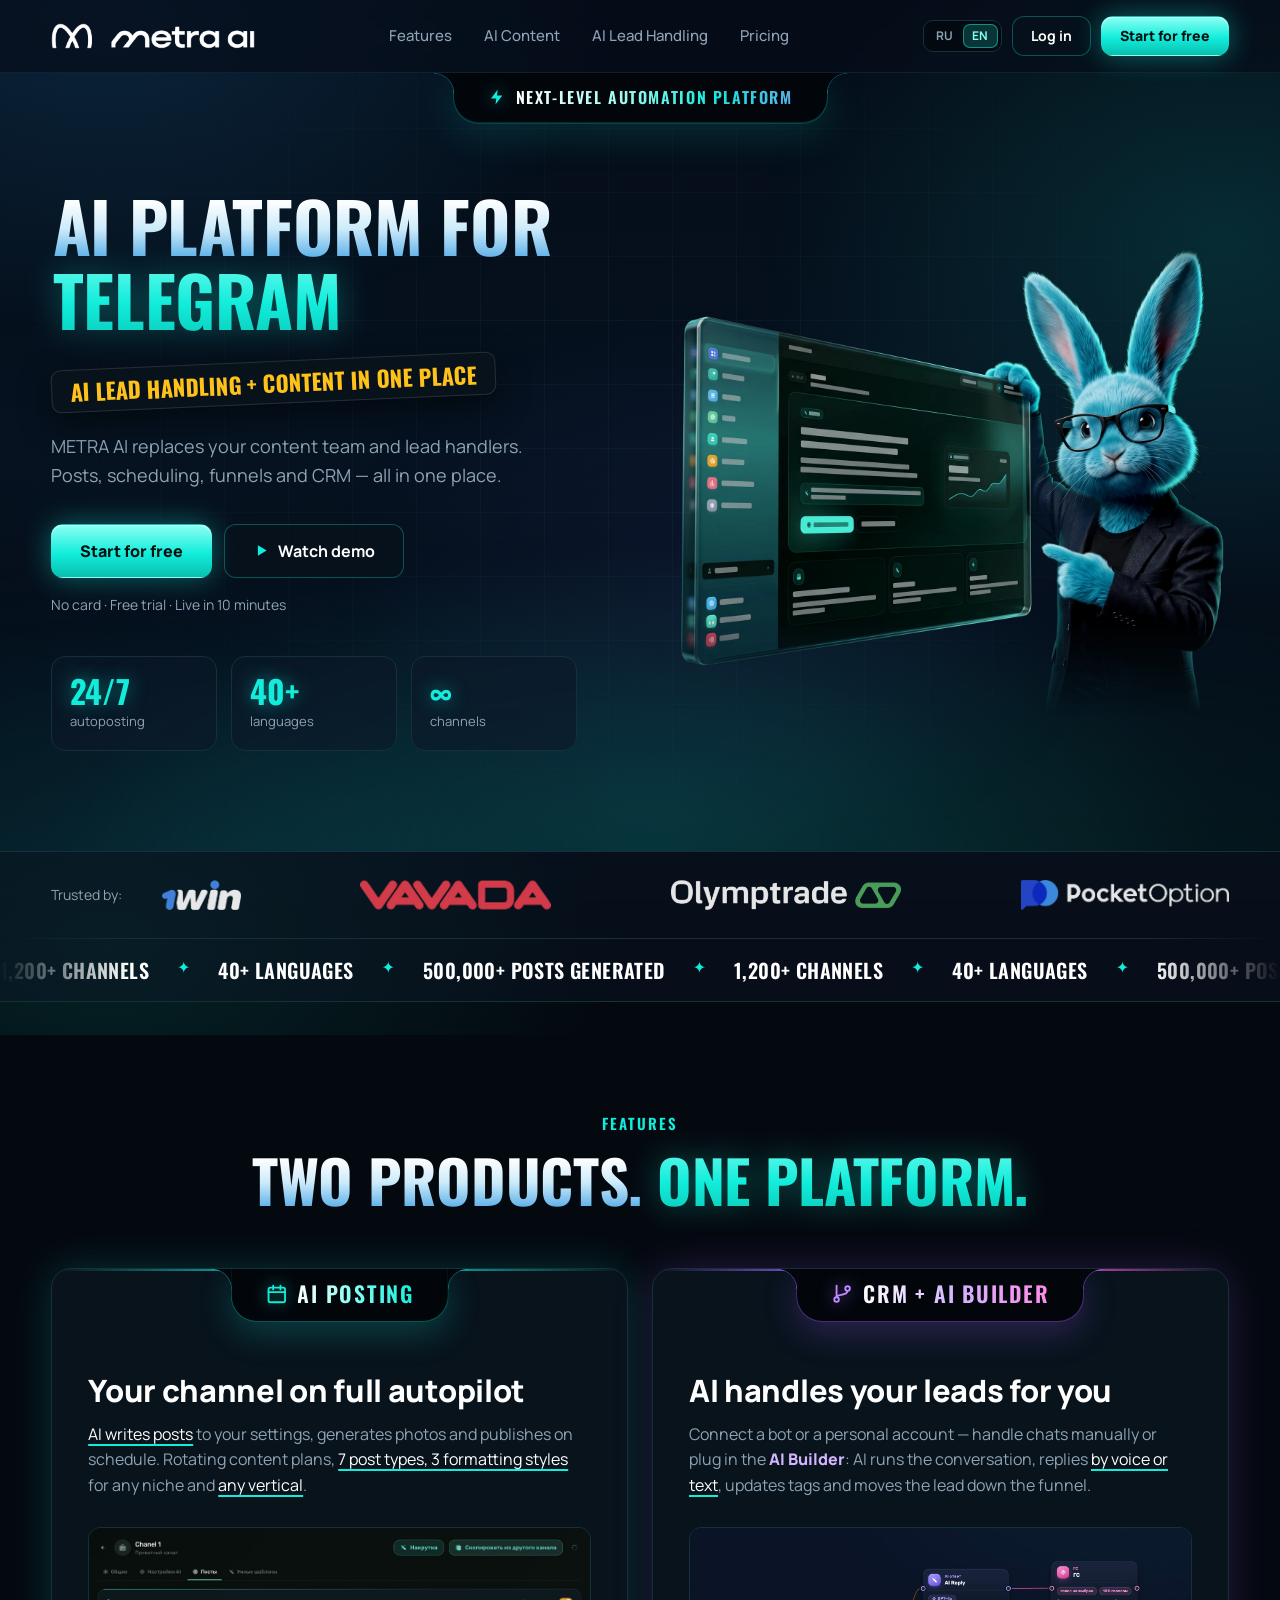
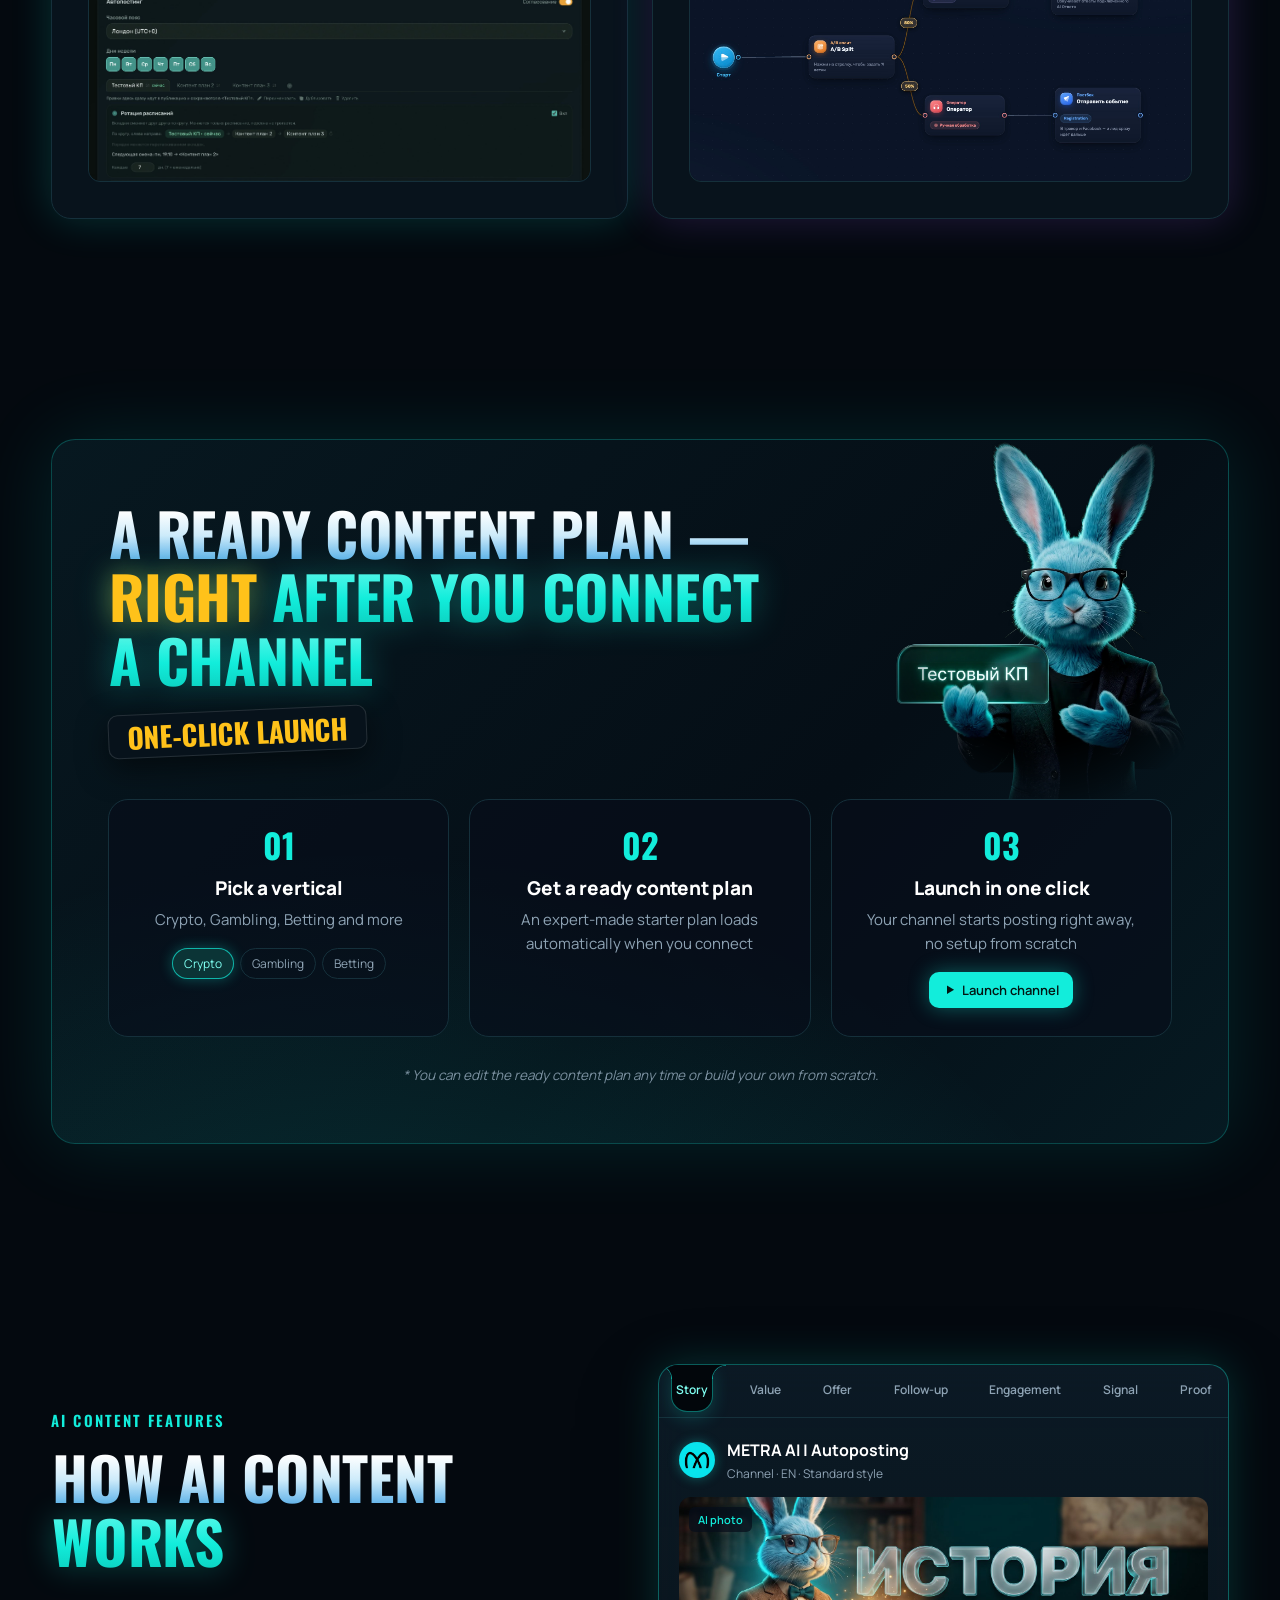
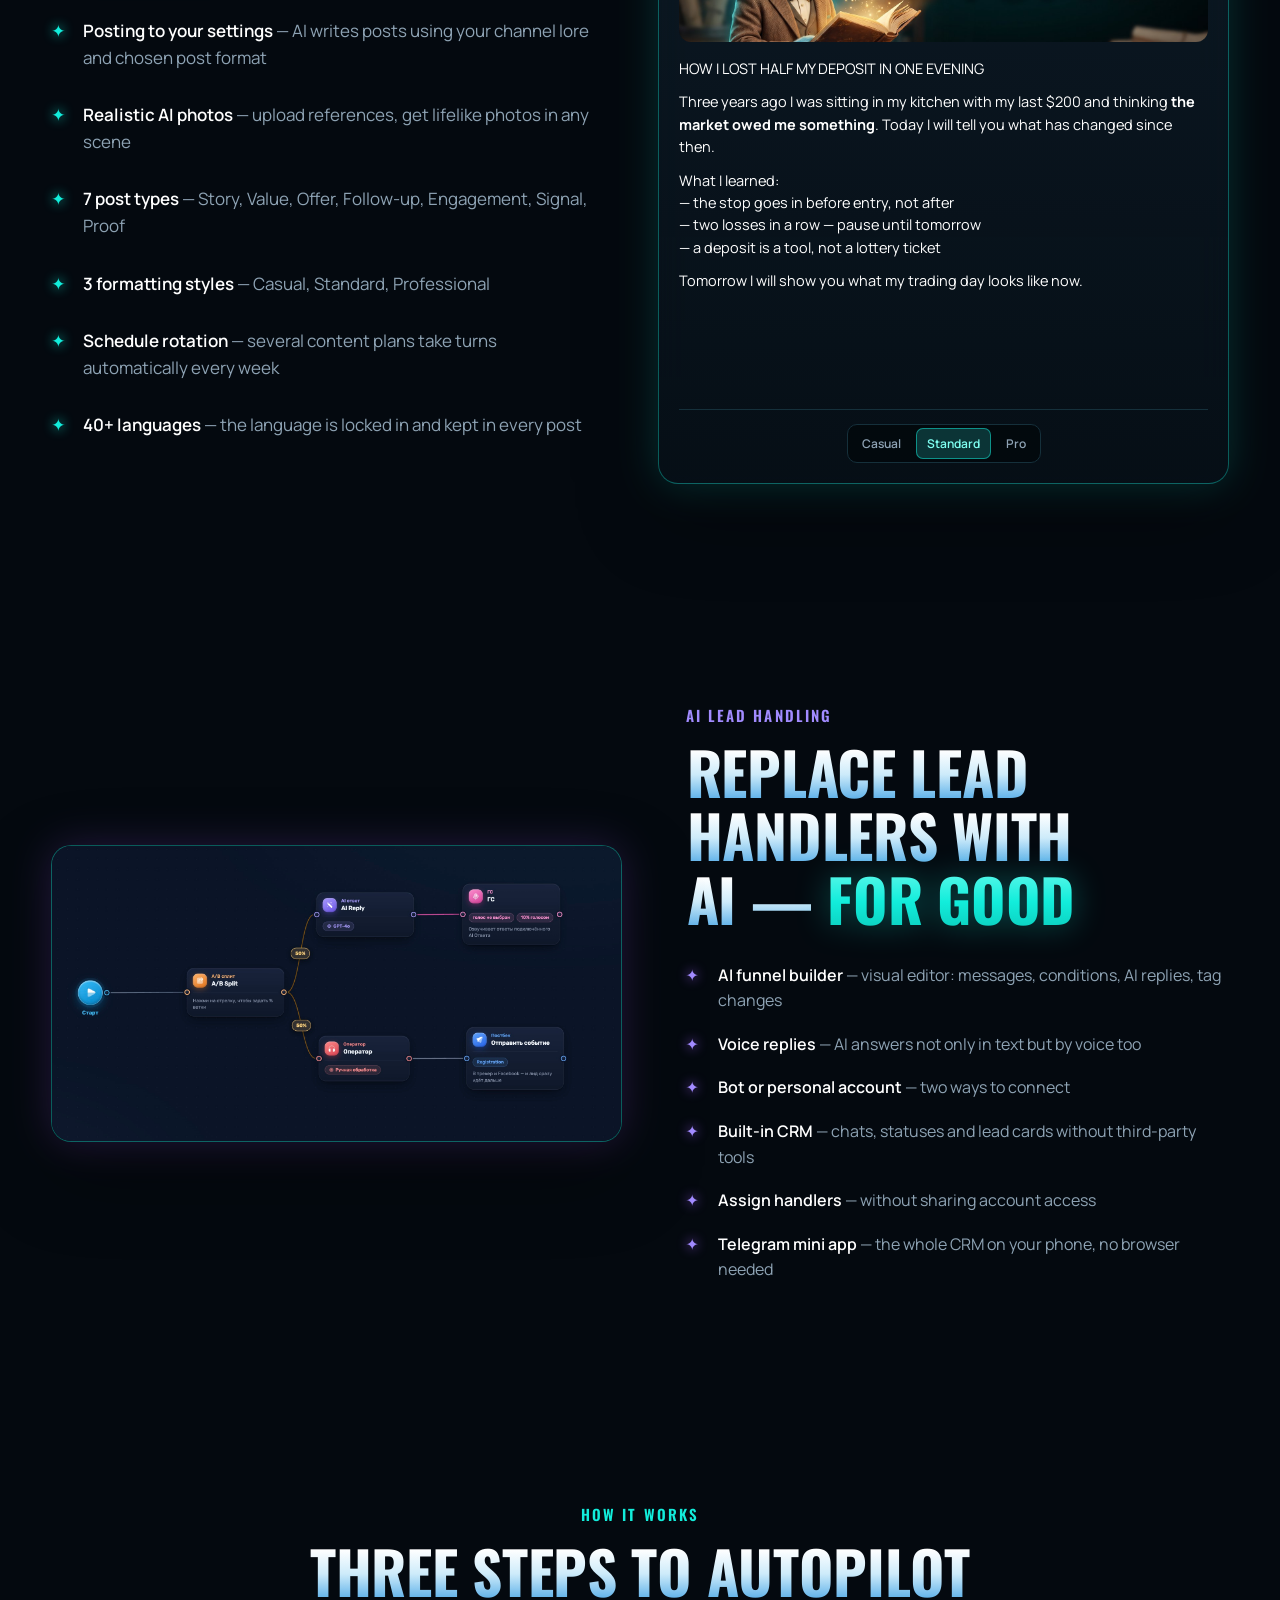
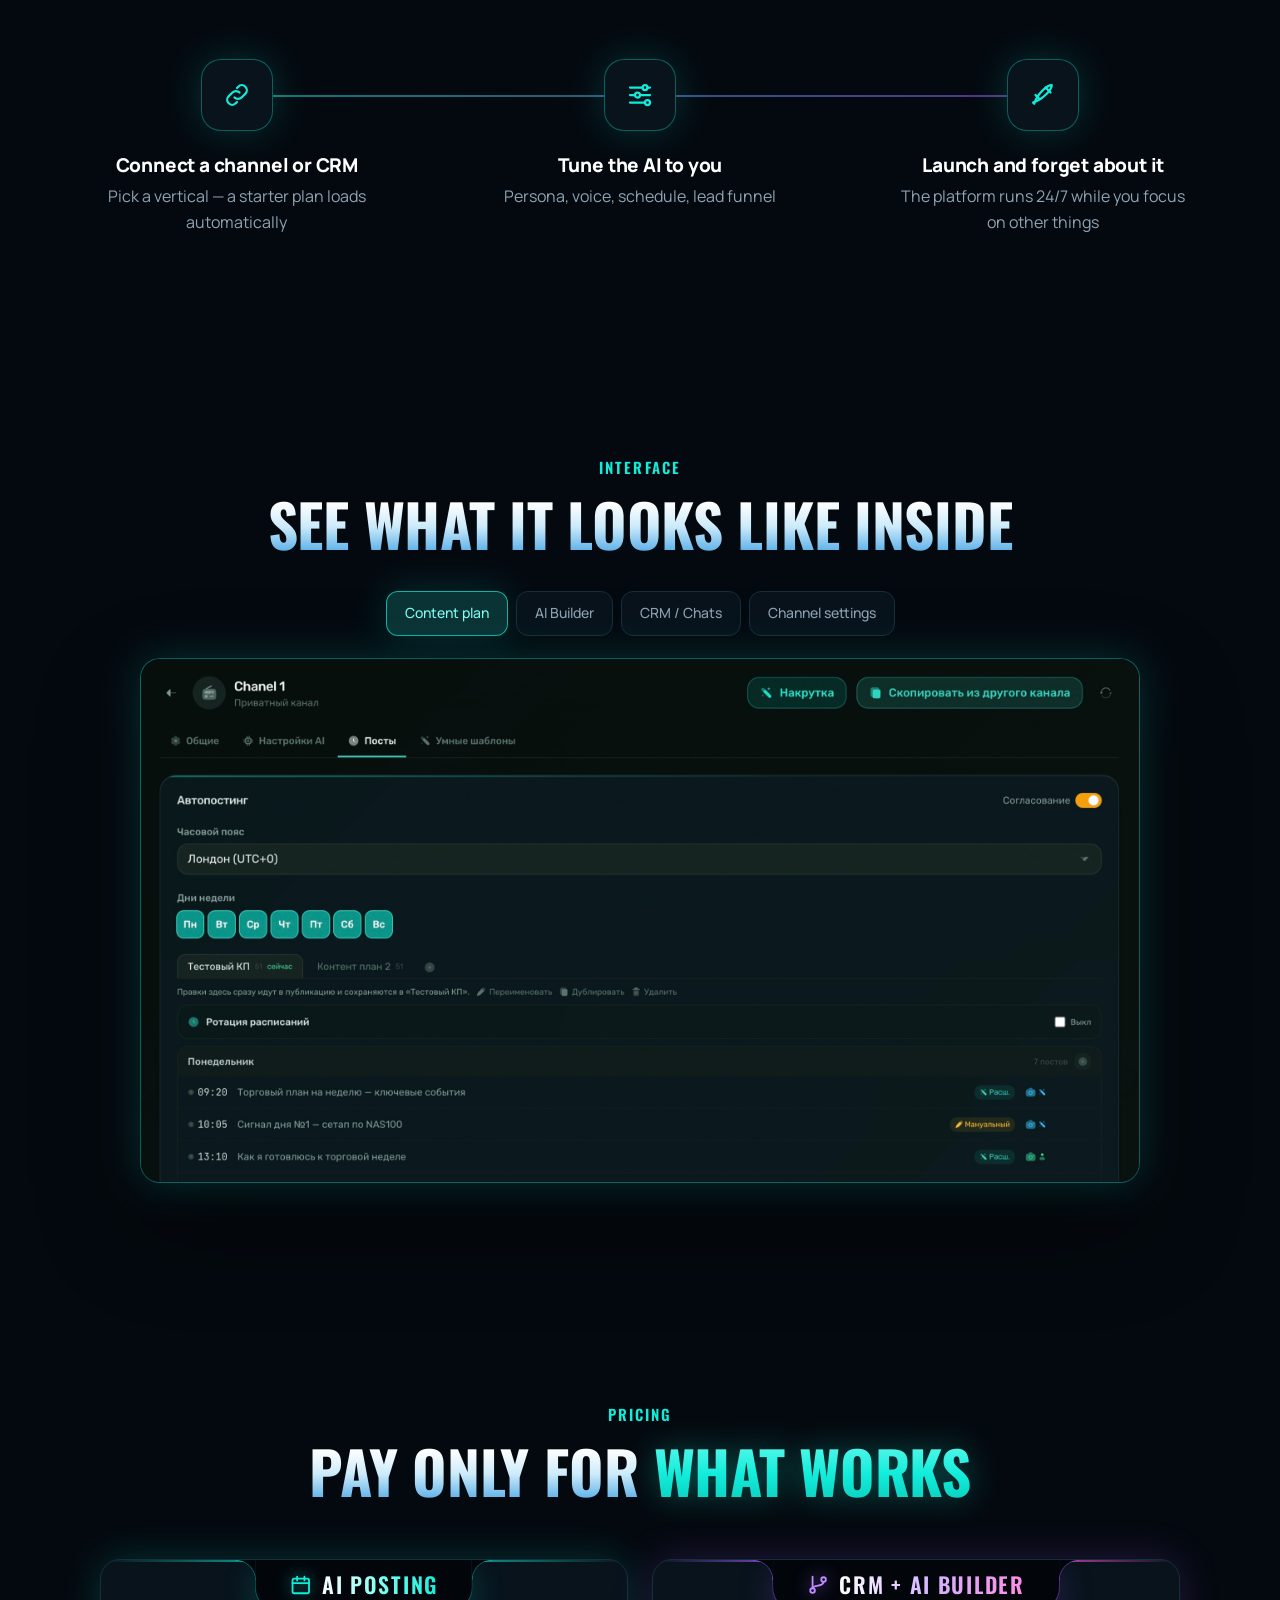
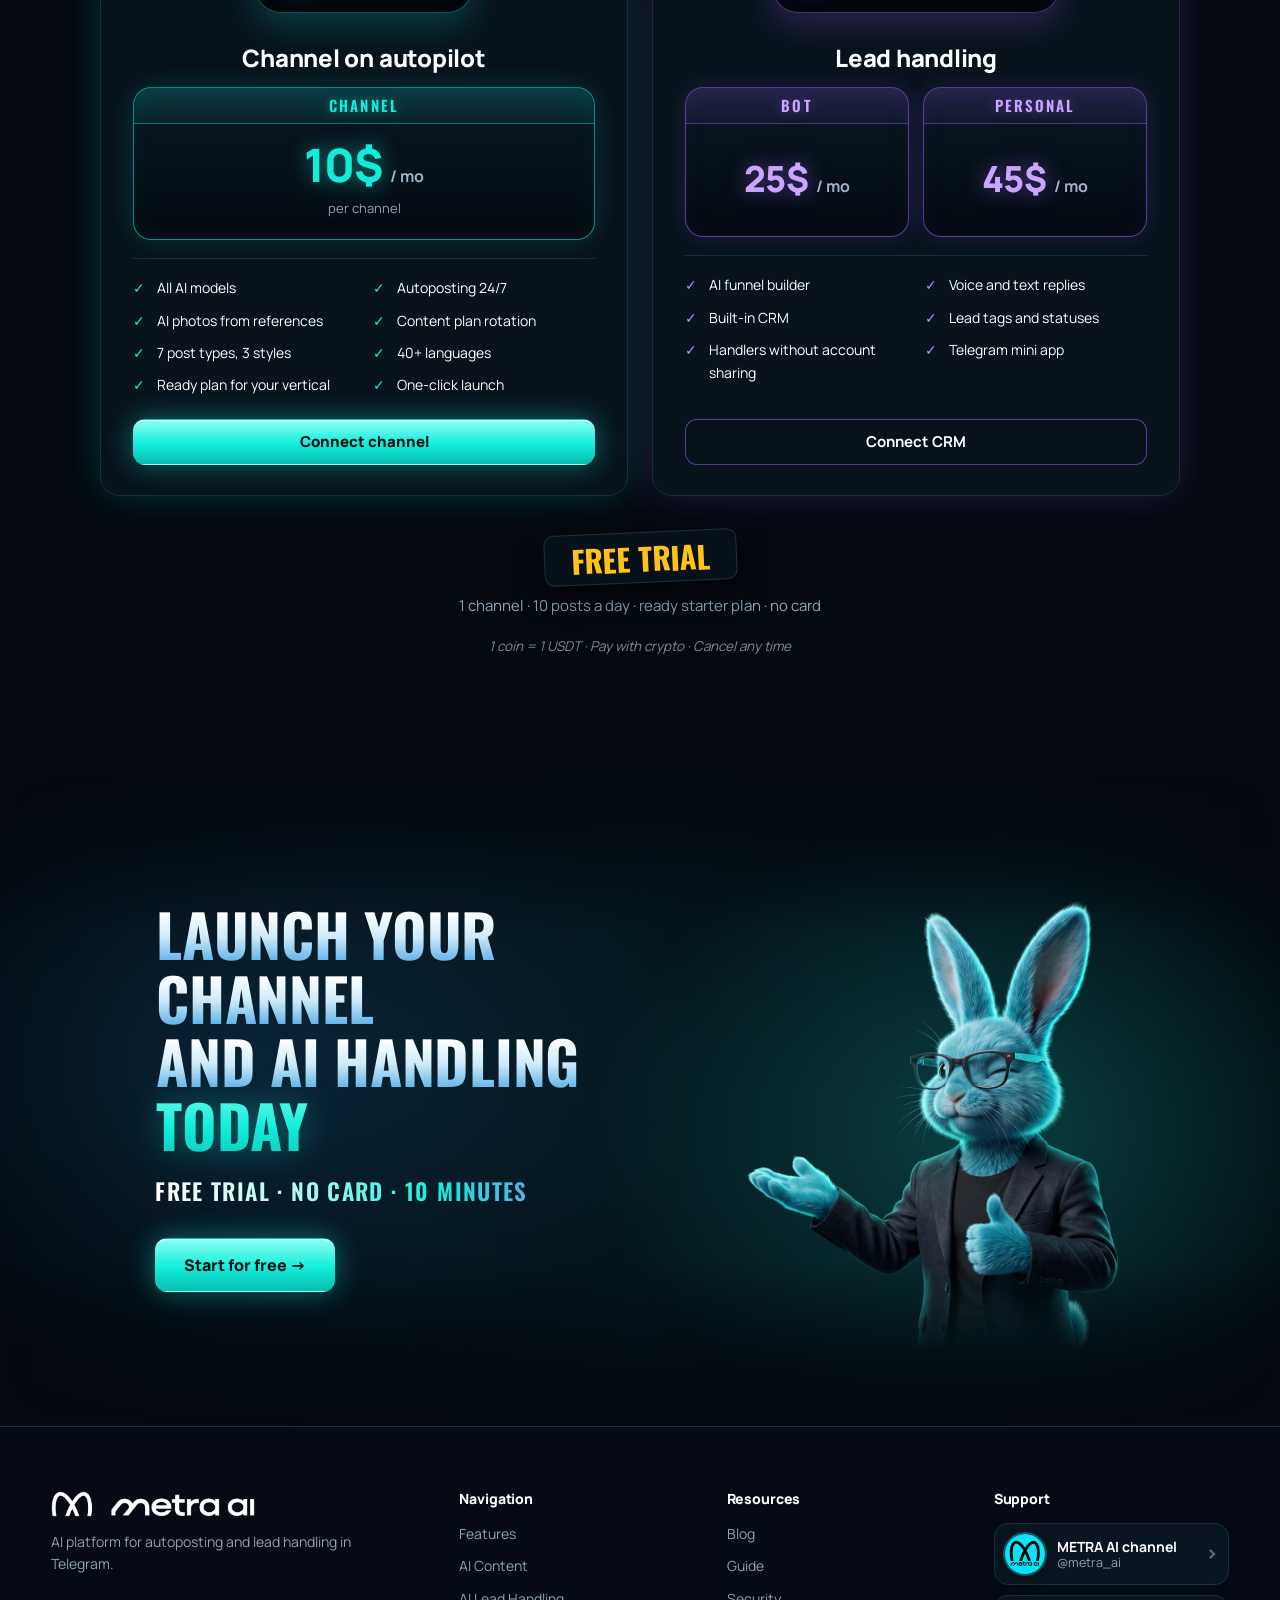
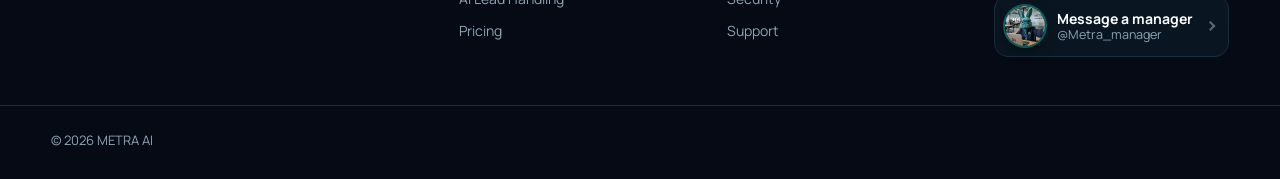
<file: index.html>
<!doctype html>
<html lang="ru">
<head>
  <meta charset="utf-8">
  <meta name="viewport" content="width=device-width, initial-scale=1">
  <title>METRA AI — автопостинг и AI обработка лидов</title>
  <meta name="description" content="METRA AI заменяет контент-команду и обработчиков. Посты, расписание, воронки и CRM — всё в одном месте.">
  <link rel="icon" href="favicon.ico" sizes="any">
  <link rel="icon" type="image/png" sizes="32x32" href="img/favicon-32.png">
  <link rel="icon" type="image/png" sizes="512x512" href="img/icon-512.png">
  <link rel="apple-touch-icon" href="img/apple-touch-icon.png">
  <meta name="theme-color" content="#04090F">
  <link rel="preconnect" href="https://fonts.googleapis.com">
  <link rel="preconnect" href="https://fonts.gstatic.com" crossorigin>
  <link href="https://fonts.googleapis.com/css2?family=Manrope:wght@400;500;600;700;800&family=Oswald:wght@500;600;700&family=Comfortaa:wght@700&display=swap" rel="stylesheet">
  <link rel="stylesheet" href="styles.css?v=202610181846">
</head>
<body>
<svg width="0" height="0" style="position:absolute" aria-hidden="true">
  <symbol id="i-bolt" viewBox="0 0 24 24"><path d="M13 2 4 14h7l-1 8 9-12h-7z"/></symbol>
  <symbol id="i-play" viewBox="0 0 24 24"><path d="M7 4.5v15L19.5 12z"/></symbol>
  <symbol id="i-msg" viewBox="0 0 24 24"><path d="M4 5h16v11H9l-5 4z"/></symbol>
  <symbol id="i-branch" viewBox="0 0 24 24"><circle cx="6" cy="18" r="2.5"/><circle cx="18" cy="6" r="2.5"/><path d="M6 3v12.5M18 8.5c0 6-12 3-12 7"/></symbol>
  <symbol id="i-spark" viewBox="0 0 24 24"><path d="M12 3l1.9 5.6L19.5 10.5l-5.6 1.9L12 18l-1.9-5.6L4.5 10.5l5.6-1.9z"/><path d="M19 17v4M17 19h4"/></symbol>
  <symbol id="i-mic" viewBox="0 0 24 24"><rect x="9" y="3" width="6" height="11" rx="3"/><path d="M5.5 11a6.5 6.5 0 0 0 13 0M12 17.5V21"/></symbol>
  <symbol id="i-tag" viewBox="0 0 24 24"><path d="M3 12V4h8l10 10-8 8z"/><circle cx="7.5" cy="8" r="1.4"/></symbol>
  <symbol id="i-clock" viewBox="0 0 24 24"><circle cx="12" cy="12" r="9"/><path d="M12 7v5l3 2"/></symbol>
  <symbol id="i-cal" viewBox="0 0 24 24"><rect x="3" y="5" width="18" height="16" rx="2"/><path d="M3 10h18M8 3v4M16 3v4"/></symbol>
  <symbol id="i-send" viewBox="0 0 24 24"><path d="M21 3 3 10.5l7 3 3 7.5zM10 13.5 21 3"/></symbol>
</svg>

<!-- 1. NAVBAR -->
<header class="nav" id="nav">
  <div class="container nav__inner">
    <a href="#top" class="logo" aria-label="METRA AI">
      <img class="logo__img" src="img/logo.png" alt="metra ai" height="26">
    </a>
    <nav class="nav__links" id="navLinks">
      <a data-i18n="t1" href="#features">Возможности</a>
      <a data-i18n="t2" href="#posting">AI Контент</a>
      <a data-i18n="t3" href="#ai-processing">AI Обработка</a>
      <a data-i18n="t4" href="#pricing">Цены</a>
      <div class="nav__mobile-lang"><div class="lang-switch" role="group" aria-label="Language"><button type="button" data-lang="ru">RU</button><button type="button" data-lang="en">EN</button></div></div>
      <div class="nav__mobile-cta">
        <a data-i18n="t5" href="#" class="btn btn--ghost" data-link="login">Войти</a>
        <a data-i18n="t6" href="#pricing" class="btn btn--primary">Начать бесплатно</a>
      </div>
    </nav>
    <div class="nav__cta">
      <div class="lang-switch" role="group" aria-label="Language"><button type="button" data-lang="ru">RU</button><button type="button" data-lang="en">EN</button></div>
      <a data-i18n="t5" href="#" class="btn btn--ghost btn--sm" data-link="login">Войти</a>
      <a data-i18n="t6" href="#pricing" class="btn btn--primary btn--sm">Начать бесплатно</a>
    </div>
    <button class="nav__burger" id="burger" aria-label="Меню" data-i18n-aria-label="a12" aria-expanded="false"><span></span><span></span></button>
  </div>
</header>

<main id="top">

<!-- 2. HERO -->
<section class="hero">
  <div class="hero__glow"></div>
  <div class="hero__notch-wrap">
    <p class="kicker hero__kicker"><svg class="ic ic--fill"><use href="#i-bolt"/></svg><span data-i18n="t8" class="kicker__text">Платформа автоматизации нового уровня</span></p>
  </div>
  <div class="container hero__inner">
    <div class="hero__content reveal">
      <h1 data-i18n="t9"><span class="chrome"><span class="nowrap">AI-платформа</span> для <span class="accent">Telegram</span></span></h1>
      <span data-i18n="t10" class="plaque plaque--y hero__plaque">AI обработка + ведение<br class="br-m"> контента в одном месте</span>
      <p data-i18n="t11" class="lead">METRA AI заменяет контент-команду и обработчиков. Посты, расписание, воронки и CRM — всё в одном месте.</p>
      <div class="hero__cta">
        <a data-i18n="t6" href="#pricing" class="btn btn--primary btn--lg">Начать бесплатно</a>
        <a href="#interface" class="btn btn--ghost btn--lg"><svg class="ic ic--fill play"><use href="#i-play"/></svg> <span data-i18n="x0">Смотреть демо</span></a>
      </div>
      <p data-i18n="t12" class="hero__note">Без карты · Триал бесплатно · Запуск за 10 минут</p>
      <div class="stats">
        <div class="stat"><b>24/7</b><span data-i18n="t13">автопостинг</span></div>
        <div class="stat"><b>40+</b><span data-i18n="t14">языков</span></div>
        <div class="stat"><b>∞</b><span data-i18n="t15">каналов</span></div>
      </div>
    </div>

    <div class="hero__visual hero__visual--art reveal">
      <img class="hero__art" src="img/hero.webp" alt="Маскот METRA AI показывает на интерфейс платформы" data-i18n-alt="a0" width="1800" height="1344" decoding="async" fetchpriority="high">
    </div>
  </div>
</section>

<!-- 3. SOCIAL PROOF -->
<section class="proof">
  <div class="container proof__inner">
    <span data-i18n="t16" class="proof__label">Нам доверяют:</span>
    <div class="proof__logos">
      <img class="partner" src="img/partners/1win.png" alt="1win" width="173" height="66" loading="lazy" decoding="async">
      <img class="partner" src="img/partners/vavada.png" alt="Vavada" width="357" height="56" loading="lazy" decoding="async">
      <img class="partner" src="img/partners/olymptrade.png" alt="Olymptrade" width="446" height="58" loading="lazy" decoding="async">
      <img class="partner" src="img/partners/pocketoption.png" alt="Pocket Option" width="437" height="63" loading="lazy" decoding="async">
    </div>
  </div>
  <div class="marquee" aria-hidden="true">
    <div class="marquee__track">
      <span data-i18n="t17">1 200+ каналов</span><i>✦</i><span data-i18n="t18">40+ языков</span><i>✦</i><span data-i18n="t19">500 000+ постов сгенерировано</span><i>✦</i>
      <span data-i18n="t17">1 200+ каналов</span><i>✦</i><span data-i18n="t18">40+ языков</span><i>✦</i><span data-i18n="t19">500 000+ постов сгенерировано</span><i>✦</i>
      <span data-i18n="t17">1 200+ каналов</span><i>✦</i><span data-i18n="t18">40+ языков</span><i>✦</i><span data-i18n="t19">500 000+ постов сгенерировано</span><i>✦</i>
      <span data-i18n="t17">1 200+ каналов</span><i>✦</i><span data-i18n="t18">40+ языков</span><i>✦</i><span data-i18n="t19">500 000+ постов сгенерировано</span><i>✦</i>
    </div>
  </div>
</section>

<!-- 4. TWO MAIN FEATURES -->
<section class="section" id="features">
  <div class="container">
    <div class="section__head reveal">
      <span data-i18n="t1" class="eyebrow">Возможности</span>
      <h2 data-i18n="t20"><span class="chrome">Два продукта. <span class="accent">Одна платформа.</span></span></h2>
    </div>
    <div class="duo">
      <article class="card card--cyan card--link reveal" data-href="#launch" role="link" tabindex="0" aria-label="AI Постинг — подробнее" data-i18n-aria-label="a10">
        <div class="card__notch"><svg class="ic"><use href="#i-cal"/></svg><span data-i18n="t21">AI Постинг</span></div>
        <h3 data-i18n="t23">Канал на полном автопилоте</h3>
        <p data-i18n="t24"><span class="u">AI генерирует посты</span> по заданным параметрам, генерирует фото, публикует по расписанию. Ротация контент-планов, <span data-i18n="t91" class="u">7 типов постов, 3 стиля</span> форматирования под любую нишу и под <span class="u">любую вертикаль</span>.</p>
        <div class="mock shot-frame"><img class="shot" src="img/screens/autoposting.jpg" alt="Автопостинг и ротация контент-планов" data-i18n-alt="a1" width="2400" height="1190" loading="lazy" decoding="async"></div>
      </article>

      <article class="card card--purple card--link reveal" data-href="#ai-processing" role="link" tabindex="0" aria-label="CRM + AI Конструктор — подробнее" data-i18n-aria-label="a11">
        <div class="card__notch"><svg class="ic"><use href="#i-branch"/></svg><span data-i18n="t22">CRM + AI Конструктор</span></div>
        <h3 data-i18n="t25">AI обрабатывает лидов вместо тебя</h3>
        <p data-i18n="t26">Подключи бота или личку — обрабатывай вручную или подключи <b data-i18n="t77" class="hl hl--p">AI Конструктор</b>: AI сам ведёт диалог, отвечает <span class="u">голосом или текстом</span>, меняет теги и двигает лида по воронке.</p>
        <div class="mock shot-frame"><img class="shot" src="img/screens/funnel.jpg" alt="AI конструктор воронок" data-i18n-alt="a2" width="1950" height="1012" loading="lazy" decoding="async"></div>
      </article>
    </div>
  </div>
</section>

<!-- 5. ONE CLICK LAUNCH -->
<section class="section" id="launch">
  <div class="container">
    <div class="launch reveal">
      <div class="launch__glow"></div>
      <div class="launch__head">
        <div>
          <h2 data-i18n="t27"><span class="chrome">Готовый <span class="nowrap">контент-план</span>&nbsp;—<br><span class="accent"><span class="mark-word">сразу</span> после подключения&nbsp;канала</span></span></h2>
          <span data-i18n="t28" class="plaque plaque--y">Запуск за один клик</span>
        </div>
        <img class="launch__mascot" src="img/mascot-kp.webp" alt="Маскот METRA AI с тестовым контент-планом" data-i18n-alt="a3" width="1100" height="1285" loading="lazy" decoding="async">
      </div>
      <div class="launch__steps">
        <div class="lstep">
          <span class="lstep__n">01</span>
          <h4 data-i18n="t29">Выбери вертикаль</h4>
          <p data-i18n="t30">Крипта, Гемблинг, Беттинг и другие</p>
          <div class="verticals"><span data-i18n="t31" class="on">Крипта</span><span data-i18n="t32">Гемблинг</span><span data-i18n="t33">Беттинг</span></div>
        </div>
        <div class="lstep">
          <span class="lstep__n">02</span>
          <h4 data-i18n="t34">Получи готовый контент-план</h4>
          <p data-i18n="t35">Тестовый КП от экспертов загружается автоматически при подключении</p>
        </div>
        <div class="lstep">
          <span class="lstep__n">03</span>
          <h4 data-i18n="t36">Запусти в один клик</h4>
          <p data-i18n="t37">Канал начинает постить сразу, без настройки с нуля</p>
          <a data-i18n="t38" href="#" class="launch__btn" data-link="signup"><svg class="ic ic--fill"><use href="#i-play"/></svg>Запустить канал</a>
        </div>
      </div>
      <p data-i18n="t39" class="launch__note">* Готовый контент-план можно отредактировать под себя в любой момент или создать контент-план с нуля.</p>
    </div>
  </div>
</section>

<!-- 6. AI POSTING DETAIL -->
<section class="section" id="posting">
  <div class="container split">
    <div class="split__text reveal">
      <span data-i18n="t40" class="eyebrow">Возможности AI контента</span>
      <h2 data-i18n="t41"><span class="chrome">Как устроен<br><span class="accent">AI&nbsp;контент</span></span></h2>
      <ul class="perks">
        <li data-i18n="t42"><b>Постинг по заданным настройкам</b> — AI пишет посты, используя лор и выбранный формат постов</li>
        <li data-i18n="t43"><b>Реалистичные AI-фото</b> — загрузи референсы, получи живые фото в любых сценах</li>
        <li data-i18n="t44"><b>7 типов постов</b> — История, Польза, Оффер, Дожим, Вовлечение, Сигнал, Доказательство</li>
        <li data-i18n="t45"><b>3 стиля форматирования</b> — Любительский, Обычный, Профессиональный</li>
        <li data-i18n="t46"><b>Ротация расписаний</b> — несколько контент-планов сменяют друг друга автоматически каждую неделю</li>
        <li data-i18n="t0"><b data-i18n="t18">40+ языков</b> — язык фиксируется и соблюдается в каждом посте</li>
      </ul>
    </div>
    <div class="split__visual reveal">
      <div class="glass post-mock">
        <div class="ptabs" role="tablist" id="postTabs">
          <span class="ptabs__notch" id="postNotch" aria-hidden="true"></span>
          <button data-i18n="t47" class="on" data-type="story">История</button>
          <button data-i18n="t48" data-type="use">Польза</button>
          <button data-i18n="t49" data-type="offer">Оффер</button>
          <button data-i18n="t50" data-type="push">Дожим</button>
          <button data-i18n="t51" data-type="engage">Вовлечение</button>
          <button data-i18n="t52" data-type="signal">Сигнал</button>
          <button data-i18n="t53" data-type="proof">Доказательство</button>
        </div>
        <div class="post">
          <div class="post__head">
            <img class="avatar avatar--img" src="img/avatar.png" alt="METRA AI" width="36" height="36">
            <div><b data-i18n="t54">METRA AI | Автопостинг</b><small id="postMeta"></small></div>
          </div>
          <div class="post__photo" id="postPhoto">
            <span data-i18n="t55" class="post__photo-tag">AI-фото</span>
          </div>
          <div class="post__text" id="postText"></div>
          <div class="post__foot">
            <span class="fmt" id="postFmt"><button data-i18n="t56" data-style="amateur">Любительский</button><button data-i18n="t57" class="on" data-style="normal">Обычный</button><button data-i18n="t58" data-style="pro">Профи</button></span>
          </div>
        </div>
      </div>
    </div>
  </div>
</section>

<!-- 7. AI PROCESSING DETAIL -->
<section class="section" id="ai-processing">
  <div class="container split split--rev">
    <div class="split__visual reveal">
      <div class="glass">
        <img class="shot" src="img/screens/funnel.jpg" alt="AI конструктор воронок" data-i18n-alt="a2" width="1950" height="1012" loading="lazy" decoding="async">
      </div>
    </div>
    <div class="split__text reveal">
      <span data-i18n="t3" class="eyebrow eyebrow--p">AI Обработка</span>
      <h2 data-i18n="t59"><span class="chrome">Замени обработчика на AI&nbsp;— <span class="accent">навсегда</span></span></h2>
      <ul class="perks perks--p">
        <li data-i18n="t60"><b data-i18n="t96">AI Конструктор воронок</b> — визуальный редактор: сообщения, условия, AI ответы, смена тегов</li>
        <li data-i18n="t61"><b>Голосовые ответы</b> — AI отвечает не только текстом, но и голосом</li>
        <li data-i18n="t62"><b>Подключи бота или личку</b> — два варианта на выбор</li>
        <li data-i18n="t63"><b data-i18n="t98">CRM внутри платформы</b> — диалоги, статусы, карточки лидов без сторонних сервисов</li>
        <li data-i18n="t64"><b>Назначение обработчиков</b> — без передачи аккаунтов</li>
        <li data-i18n="t65"><b>Telegram mini app</b> — вся CRM в телефоне без браузера</li>
      </ul>
    </div>
  </div>
</section>

<!-- 8. HOW IT WORKS -->
<section class="section">
  <div class="container">
    <div class="section__head reveal">
      <span data-i18n="t66" class="eyebrow">Как это работает</span>
      <h2 data-i18n="t67"><span class="chrome">Три шага до автопилота</span></h2>
    </div>
    <div class="how reveal">
      <div class="how__line"></div>
      <div class="how__step">
        <span class="how__ic">
          <svg viewBox="0 0 24 24"><path d="M10 14a4 4 0 0 0 5.66 0l3-3a4 4 0 0 0-5.66-5.66l-1 1M14 10a4 4 0 0 0-5.66 0l-3 3a4 4 0 0 0 5.66 5.66l1-1"/></svg>
        </span>
        <h4 data-i18n="t68">Подключи канал или CRM</h4>
        <p data-i18n="t69">Выбери вертикаль — тестовый КП загрузится автоматически</p>
      </div>
      <div class="how__step">
        <span class="how__ic">
          <svg viewBox="0 0 24 24"><path d="M4 6h10M18 6h2M4 12h4M12 12h8M4 18h12M20 18h0"/><circle cx="16" cy="6" r="2"/><circle cx="10" cy="12" r="2"/><circle cx="18" cy="18" r="2"/></svg>
        </span>
        <h4 data-i18n="t70">Настрой AI под себя</h4>
        <p data-i18n="t71">Персонаж, голос, расписание, воронка обработки</p>
      </div>
      <div class="how__step">
        <span class="how__ic">
          <svg viewBox="0 0 24 24"><path d="M5 19c1-4 3-7 7-11 3-3 6-4 7-4 0 1-1 4-4 7-4 4-7 6-11 7Z"/><path d="M9 15l-3-3M14 6l4 4"/></svg>
        </span>
        <h4 data-i18n="t72">Запусти и не думай об этом</h4>
        <p data-i18n="t73">Платформа работает 24/7, пока ты занимаешься другим</p>
      </div>
    </div>
  </div>
</section>

<!-- 9. INTERFACE -->
<section class="section" id="interface">
  <div class="container">
    <div class="section__head reveal">
      <span data-i18n="t74" class="eyebrow">Интерфейс</span>
      <h2 data-i18n="t75"><span class="chrome">Посмотри, как это выглядит внутри</span></h2>
    </div>
    <div class="itabs reveal" role="tablist" id="ifaceTabs">
      <button data-i18n="t76" class="on" data-pane="p-plan">Контент-план</button>
      <button data-i18n="t77" data-pane="p-flow">AI Конструктор</button>
      <button data-i18n="t78" data-pane="p-crm">CRM / Диалоги</button>
      <button data-i18n="t79" data-pane="p-set">Настройки канала</button>
    </div>
    <div class="glass iface reveal">

      <!-- Tab 1 -->
      <div class="pane on" id="p-plan">
        <img class="shot" src="img/screens/content-plan.jpg" alt="Контент-план" data-i18n-alt="a4" width="2400" height="1359" loading="lazy" decoding="async">
      </div>

      <!-- Tab 2 -->
      <div class="pane" id="p-flow">
        <img class="shot" src="img/screens/constructor.jpg" alt="AI конструктор" data-i18n-alt="a5" width="2400" height="1259" loading="lazy" decoding="async">
      </div>

      <!-- Tab 3 -->
      <div class="pane" id="p-crm">
        <div class="crm-shot">
          <img class="shot" src="img/screens/crm.jpg" alt="CRM: список чатов с тегами" data-i18n-alt="a6" width="2400" height="1259" loading="lazy" decoding="async">
          <figure class="phone">
            <img src="img/screens/crm-phone.jpg" alt="CRM в Telegram mini app на телефоне" data-i18n-alt="a7" width="700" height="1283" loading="lazy" decoding="async">
          </figure>
          <span class="crm-shot__label">Telegram mini app</span>
        </div>
      </div>

      <!-- Tab 4 -->
      <div class="pane" id="p-set">
        <img class="shot" src="img/screens/settings.jpg" alt="Настройки канала" data-i18n-alt="a8" width="2400" height="1516" loading="lazy" decoding="async">
      </div>
    </div>
  </div>
</section>

<!-- 10. PRICING -->
<section class="section" id="pricing">
  <div class="container">
    <div class="section__head reveal">
      <span data-i18n="t4" class="eyebrow">Цены</span>
      <h2 data-i18n="t80"><span class="chrome">Платишь только за то, <span class="accent">что работает</span></span></h2>
    </div>
    <div class="plans">
      <article class="card card--cyan plan-card reveal">
        <div class="card__notch"><svg class="ic"><use href="#i-cal"/></svg><span data-i18n="t21">AI Постинг</span></div>
        <h3 data-i18n="t81">Канал на автопилоте</h3>
        <div class="plan-opt">
          <span data-i18n="t82" class="opt-notch">Канал</span>
          <div class="price-pill price-pill--lg"><b>10$</b><span data-i18n="t85">/ мес</span></div>
          <small data-i18n="t86" class="plan-opt__sub">за один канал</small>
        </div>
        <ul class="plan-card__list">
          <li data-i18n="t87">Все модели AI</li><li data-i18n="t88">Автопостинг 24/7</li>
          <li data-i18n="t89">AI-фото по референсам</li><li data-i18n="t90">Ротация контент-планов</li>
          <li data-i18n="t91">7 типов постов, 3 стиля</li><li data-i18n="t18">40+ языков</li>
          <li data-i18n="t92">Готовый КП под вертикаль</li><li data-i18n="t93">Запуск в один клик</li>
        </ul>
        <a data-i18n="t94" href="#" class="btn btn--primary btn--block" data-link="signup">Подключить канал</a>
      </article>

      <article class="card card--purple plan-card reveal">
        <div class="card__notch"><svg class="ic"><use href="#i-branch"/></svg><span data-i18n="t22">CRM + AI Конструктор</span></div>
        <h3 data-i18n="t95">Обработка лидов</h3>
        <div class="plan-card__options">
          <div class="plan-opt"><span data-i18n="t83" class="opt-notch">Бот</span><div class="price-pill"><b>25$</b><span data-i18n="t85">/ мес</span></div></div>
          <div class="plan-opt"><span data-i18n="t84" class="opt-notch">Личка</span><div class="price-pill"><b>45$</b><span data-i18n="t85">/ мес</span></div></div>
        </div>
        <ul class="plan-card__list plan-card__list--p">
          <li data-i18n="t96">AI Конструктор воронок</li><li data-i18n="t97">Ответы голосом и текстом</li>
          <li data-i18n="t98">CRM внутри платформы</li><li data-i18n="t99">Теги и статусы лидов</li>
          <li data-i18n="t100">Обработчики без передачи аккаунтов</li><li>Telegram mini app</li>
        </ul>
        <a data-i18n="t101" href="#" class="btn btn--ghost btn--block plan-card__btn-p" data-link="signup">Подключить CRM</a>
      </article>
    </div>

    <div class="trial reveal">
      <span data-i18n="t102" class="plaque plaque--y trial__plaque">Триал бесплатно</span>
      <p data-i18n="t103" class="trial__text">1 канал · 10 постов в день · готовый тестовый КП · без карты</p>
    </div>
    <p data-i18n="t104" class="prices__note">1 коин = 1 USDT · Оплата криптой · Отмена в любой момент</p>
  </div>
</section>

<!-- 11. FINAL CTA -->
<section class="section final-section">
  <div class="container">
    <div class="final">
      <div class="final__text reveal">
        <h2 data-i18n="t105"><span class="chrome">Запусти канал <span class="nowrap">и AI обработку</span><br><span class="accent nowrap">уже сегодня</span></span></h2>
        <p data-i18n="t106" class="final__sub">Триал бесплатно · Без карты · За 10 минут</p>
        <a data-i18n="t7" href="#" class="btn btn--primary btn--lg" data-link="signup">Начать бесплатно →</a>
      </div>
      <img class="final__mascot" src="img/mascot-final.webp" alt="Маскот METRA AI приглашает начать" data-i18n-alt="a9" width="1000" height="1182" loading="lazy" decoding="async">
    </div>
  </div>
</section>

</main>

<!-- 12. FOOTER -->
<footer class="footer">
  <div class="container footer__inner">
    <div class="footer__brand">
      <a href="#top" class="logo"><img class="logo__img" src="img/logo.png" alt="metra ai" height="26"></a>
      <p data-i18n="t107">AI-платформа для автопостинга и обработки лидов в Telegram.</p>
    </div>
    <div class="footer__col">
      <h5 data-i18n="t108">Навигация</h5>
      <a data-i18n="t1" href="#features">Возможности</a><a data-i18n="t2" href="#posting">AI Контент</a><a data-i18n="t3" href="#ai-processing">AI Обработка</a><a data-i18n="t4" href="#pricing">Цены</a>
    </div>
    <div class="footer__col">
      <h5 data-i18n="t109">Ресурсы</h5>
      <a data-i18n="t110" href="#">Блог</a><a data-i18n="t111" href="#">Гайд</a><a data-i18n="t112" href="#">Безопасность</a><a data-i18n="t113" href="#">Поддержка</a>
    </div>
    <div class="footer__col footer__col--support">
      <h5 data-i18n="t113">Поддержка</h5>
      <a href="https://t.me/metra_ai" class="tg-card" target="_blank" rel="noopener">
        <img class="tg-card__ava" src="img/tg/channel.jpg" alt="" width="40" height="40" loading="lazy">
        <span class="tg-card__body"><b data-i18n="x2">Канал METRA AI</b><small>@metra_ai</small></span>
      </a>
      <a href="https://t.me/Metra_manager" class="tg-card tg-card--mgr" target="_blank" rel="noopener">
        <img class="tg-card__ava" src="img/tg/manager.jpg" alt="" width="40" height="40" loading="lazy">
        <span class="tg-card__body"><b data-i18n="x3">Написать менеджеру</b><small>@Metra_manager</small></span>
      </a>
    </div>
  </div>
  <div class="container footer__bottom">© 2026 METRA AI</div>
</footer>

<script src="i18n.js?v=202610181846"></script>
<script src="main.js?v=202610181846"></script>
</body>
</html>
</file>
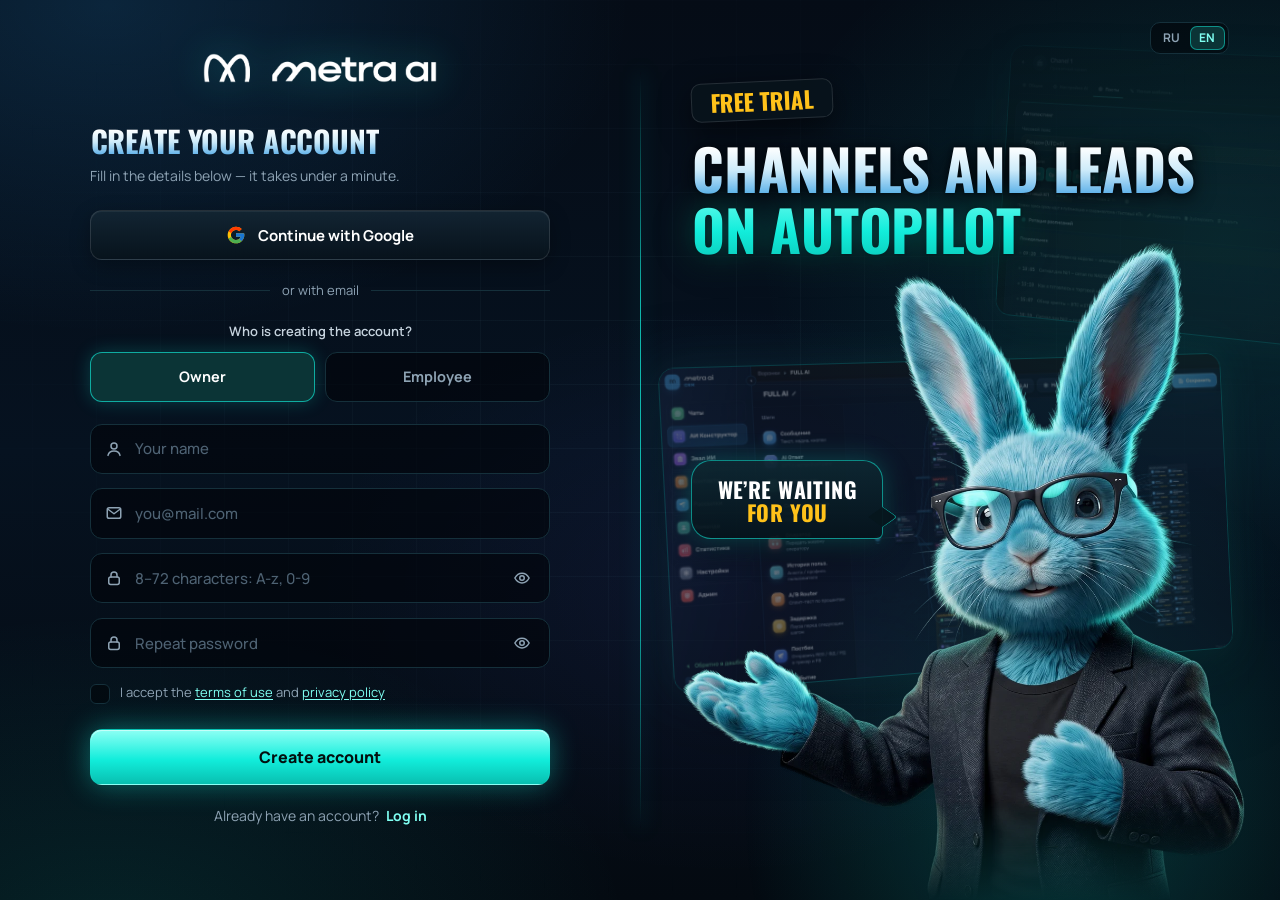
<file: register.html>
<!doctype html>
<html lang="ru">
<head>
  <meta charset="utf-8">
  <meta name="viewport" content="width=device-width, initial-scale=1">
  <title>Регистрация — METRA AI</title>
  <meta name="description" content="Создайте аккаунт METRA AI: триал бесплатно, без карты, запуск за 10 минут.">
  <link rel="icon" href="favicon.ico" sizes="any">
  <link rel="icon" type="image/png" sizes="32x32" href="img/favicon-32.png">
  <link rel="icon" type="image/png" sizes="512x512" href="img/icon-512.png">
  <link rel="apple-touch-icon" href="img/apple-touch-icon.png">
  <meta name="theme-color" content="#04090F">
  <link rel="preconnect" href="https://fonts.googleapis.com">
  <link rel="preconnect" href="https://fonts.gstatic.com" crossorigin>
  <link href="https://fonts.googleapis.com/css2?family=Manrope:wght@400;500;600;700;800&family=Oswald:wght@500;600;700&display=swap" rel="stylesheet">
  <link rel="stylesheet" href="styles.css?v=20261018193343">
</head>
<body class="auth-page">
<svg width="0" height="0" style="position:absolute" aria-hidden="true">
  <symbol id="i-send" viewBox="0 0 24 24"><path d="M21 3 3 10.5l7 3 3 7.5zM10 13.5 21 3"/></symbol>
  <symbol id="i-mail" viewBox="0 0 24 24"><rect x="3" y="5" width="18" height="14" rx="2.5"/><path d="m4 7 8 6 8-6"/></symbol>
  <symbol id="i-lock" viewBox="0 0 24 24"><rect x="5" y="10.5" width="14" height="10" rx="2.5"/><path d="M8 10.5V8a4 4 0 0 1 8 0v2.5"/></symbol>
  <symbol id="i-eye" viewBox="0 0 24 24"><path d="M2.5 12S6 5.5 12 5.5 21.5 12 21.5 12 18 18.5 12 18.5 2.5 12 2.5 12Z"/><circle cx="12" cy="12" r="3"/></symbol>
  <symbol id="i-eye-off" viewBox="0 0 24 24"><path d="M10.6 5.6A10 10 0 0 1 12 5.5c6 0 9.5 6.5 9.5 6.5a17 17 0 0 1-2.6 3.4M6.6 6.7C3.9 8.4 2.5 12 2.5 12S6 18.5 12 18.5c1.9 0 3.5-.6 4.9-1.5"/><path d="M9.9 9.9a3 3 0 0 0 4.2 4.2"/><path d="M3 3l18 18"/></symbol>
  <symbol id="i-check" viewBox="0 0 24 24"><path d="m5 12.5 4.5 4.5L19 7.5"/></symbol>
  <symbol id="i-user" viewBox="0 0 24 24"><circle cx="12" cy="8" r="4"/><path d="M4 20.5c.8-4 4-6 8-6s7.2 2 8 6"/></symbol>
  <symbol id="i-back" viewBox="0 0 24 24"><path d="M19 12H5M11 6l-6 6 6 6"/></symbol>
</svg>

<header class="auth-top">
  <div class="auth-top__right">
    <div class="lang-switch" role="group" aria-label="Language"><button type="button" data-lang="ru">RU</button><button type="button" data-lang="en">EN</button></div>
  </div>
</header>

<main class="auth">
  <!-- form side -->
  <section class="auth__form-side">
    <img class="auth-logo" src="img/logo.png" alt="metra ai" height="30">
    <div class="auth-card">
      <div class="auth-tabs" role="tablist">
        <span class="auth-tabs__pill" aria-hidden="true"></span>
        <button type="button" role="tab" data-tab="signup" data-t="tabSignup">Регистрация</button>
        <button type="button" role="tab" data-tab="login" data-t="tabLogin">Вход</button>
      </div>

      <h1 class="auth-title"><span class="chrome" data-t="titleSignup">Создайте аккаунт</span></h1>
      <p class="auth-hint" data-t="hintSignup">Заполните данные ниже — займёт меньше минуты.</p>

      <a href="#" class="google-login" id="googleLogin">
        <svg class="google-login__g" viewBox="0 0 48 48" aria-hidden="true">
          <path fill="#FFC107" d="M43.6 20.5H42V20H24v8h11.3C33.7 32.7 29.2 36 24 36c-6.6 0-12-5.4-12-12s5.4-12 12-12c3.1 0 5.8 1.2 7.9 3.1l5.7-5.7C34 6.1 29.3 4 24 4 12.9 4 4 12.9 4 24s8.9 20 20 20 20-8.9 20-20c0-1.3-.1-2.4-.4-3.5z"/>
          <path fill="#FF3D00" d="m6.3 14.7 6.6 4.8C14.7 15.1 19 12 24 12c3.1 0 5.8 1.2 7.9 3.1l5.7-5.7C34 6.1 29.3 4 24 4 16.3 4 9.7 8.3 6.3 14.7z"/>
          <path fill="#4CAF50" d="M24 44c5.2 0 9.9-2 13.4-5.2l-6.2-5.2C29.2 35.1 26.7 36 24 36c-5.2 0-9.6-3.3-11.3-7.9l-6.5 5C9.5 39.6 16.2 44 24 44z"/>
          <path fill="#1976D2" d="M43.6 20.5H42V20H24v8h11.3c-.8 2.2-2.2 4.2-4.1 5.6l6.2 5.2C37 39.2 44 34 44 24c0-1.3-.1-2.4-.4-3.5z"/>
        </svg>
        <span data-t="google">Продолжить с Google</span>
      </a>

      <div class="auth-or"><span data-t="or">или по почте</span></div>

      <form class="auth-form" id="authForm" novalidate>
        <div class="role-x" data-only="signup" role="radiogroup" aria-labelledby="roleLabel">
          <span class="role-x__label" id="roleLabel" data-t="roleQ">Кто создаёт аккаунт?</span>
          <div class="role-x__opts">
            <label><input type="radio" name="role" value="owner" checked><span data-t="roleOwner">Владелец</span></label>
            <label><input type="radio" name="role" value="employee"><span data-t="roleEmployee">Сотрудник</span></label>
          </div>
        </div>

        <label class="field-x" data-only="signup">
          <span class="field-x__label" data-t="nick">Никнейм</span>
          <span class="field-x__box">
            <svg class="ic"><use href="#i-user"/></svg>
            <input type="text" name="nickname" autocomplete="nickname" maxlength="40" data-ph="nickPh" placeholder="Ваше имя">
          </span>
          <span class="field-x__err" data-t="errNick">Введите никнейм</span>
        </label>

        <label class="field-x">
          <span class="field-x__label" data-t="email">Email</span>
          <span class="field-x__box">
            <svg class="ic"><use href="#i-mail"/></svg>
            <input type="email" name="email" autocomplete="email" placeholder="you@mail.com" required>
          </span>
          <span class="field-x__err" data-t="errEmail">Введите корректный email</span>
        </label>

        <label class="field-x">
          <span class="field-x__label" data-t="password">Пароль</span>
          <span class="field-x__box">
            <svg class="ic"><use href="#i-lock"/></svg>
            <input type="password" name="password" autocomplete="new-password" maxlength="72" data-ph="passPh" placeholder="8–72 символа: A-z, 0-9" required>
            <button type="button" class="field-x__eye" aria-label="Показать пароль"><svg class="ic"><use href="#i-eye"/></svg></button>
          </span>
          <span class="field-x__err" data-t="errPass">8–72 символа: только латиница и цифры</span>
        </label>

        <label class="field-x" data-only="signup">
          <span class="field-x__label" data-t="password2">Повторите пароль</span>
          <span class="field-x__box">
            <svg class="ic"><use href="#i-lock"/></svg>
            <input type="password" name="password2" autocomplete="new-password" maxlength="72" data-ph="pass2Ph" placeholder="Повторите пароль">
            <button type="button" class="field-x__eye" aria-label="Показать пароль"><svg class="ic"><use href="#i-eye"/></svg></button>
          </span>
          <span class="field-x__err" data-t="errPass2">Пароли не совпадают</span>
        </label>

        <label class="check-x" data-only="signup">
          <input type="checkbox" name="terms" required>
          <span class="check-x__box"><svg class="ic"><use href="#i-check"/></svg></span>
          <span class="check-x__text" data-t="terms">Принимаю <a href="#">условия использования</a> и <a href="#">политику конфиденциальности</a></span>
        </label>

        <div class="auth-row" data-only="login">
          <label class="check-x check-x--sm">
            <input type="checkbox" name="remember" value="1" checked>
            <span class="check-x__box"><svg class="ic"><use href="#i-check"/></svg></span>
            <span class="check-x__text" data-t="remember">Запомнить меня</span>
          </label>
          <a href="#" class="auth-forgot" data-t="forgot">Забыли пароль?</a>
        </div>

        <button type="submit" class="btn btn--primary btn--lg btn--block auth-submit" data-t="submitSignup">Создать аккаунт</button>
      </form>

      <p class="auth-switch">
        <span data-t="switchToLoginQ">Уже есть аккаунт?</span>
        <button type="button" class="auth-switch__btn" data-t="switchToLogin">Войти</button>
      </p>
    </div>
  </section>

  <!-- brand side -->
  <section class="auth__art-side" aria-hidden="true">
    <div class="auth-art">
      <div class="auth-art__bg" aria-hidden="true">
        <img class="bg-shot bg-shot--a" src="img/screens/constructor.jpg" alt="">
        <img class="bg-shot bg-shot--b" src="img/screens/content-plan.jpg" alt="">
      </div>
      <span class="plaque plaque--y auth-art__plaque" data-t="plaque">Триал бесплатно</span>
      <h2 class="auth-art__title"><span class="chrome" data-t="artTitle">Канал и лиды<br><span class="accent">на автопилоте</span></span></h2>
      <ul class="auth-art__list">
        <li data-t="p1">AI пишет посты и публикует по расписанию</li>
        <li data-t="p2">Готовый контент-план под вертикаль</li>
        <li data-t="p3">AI ведёт диалоги с лидами голосом и текстом</li>
      </ul>
      <div class="auth-art__stage">
        <div class="auth-art__who">
          <img class="auth-art__mascot" src="img/mascot-auth.webp" alt="" width="1100" height="1263">
          <span class="speech" data-t="bubble">Мы ждём<br>именно тебя</span>
        </div>
      </div>
    </div>
  </section>
</main>

<script src="register.js?v=20261018193343"></script>
</body>
</html>
</file>
<file: styles.css>
/* ===== Tokens ===== */
:root {
  --bg: #04090F;
  --surface: #08131C;
  --surface-2: #0D1D29;
  --border: #15303B;
  --accent: #12EDDB;
  --accent-2: #A35CFF;
  --pink: #FF4FD8;
  --blue: #2AA8FF;
  --yellow: #FFC21A;
  --teal-fill: #0B3436;
  --text: #FFFFFF;
  --muted: #8EA3B4;
  --glow-c: 0 0 40px rgba(18, 237, 219, .18);
  --glow-p: 0 0 40px rgba(163, 92, 255, .2);
  --r: 20px;
  --font-h: "Oswald", "Arial Narrow", sans-serif;
  --font-b: "Manrope", system-ui, sans-serif;
  --chrome: linear-gradient(180deg, #FFFFFF 30%, #CDEBFA 55%, #59AEE8 82%, #2A86D0 100%);
  --neon: linear-gradient(180deg, #8DFFF4 0%, #12EDDB 55%, #08BFB0 100%);
}

*, *::before, *::after { box-sizing: border-box; }
html { scroll-behavior: smooth; scroll-padding-top: 80px; }
body {
  margin: 0;
  background: var(--bg);
  color: var(--text);
  font: 400 16px/1.6 var(--font-b);
  -webkit-font-smoothing: antialiased;
  overflow-x: hidden;
}
/* page-wide background: dark base + soft colour blobs that slowly drift (fixed, never breaks between sections) */
body::before {
  content: ""; position: fixed; inset: 0; z-index: -2; pointer-events: none;
  background: linear-gradient(180deg, #050C16 0%, #061220 50%, #040A11 100%);
}
body::after {
  content: ""; position: fixed; inset: -15%; z-index: -1; pointer-events: none;
  background:
    radial-gradient(ellipse 45% 40% at 18% 12%, rgba(42,168,255,.16), transparent 70%),
    radial-gradient(ellipse 40% 45% at 85% 32%, rgba(18,237,219,.13), transparent 70%),
    radial-gradient(ellipse 35% 35% at 55% 62%, rgba(110,90,255,.07), transparent 70%),
    radial-gradient(ellipse 45% 40% at 18% 92%, rgba(18,237,219,.11), transparent 70%);
  animation: bgDrift 28s ease-in-out infinite alternate;
}
@keyframes bgDrift {
  0%   { transform: translate3d(0, 0, 0) scale(1); }
  50%  { transform: translate3d(3%, -2%, 0) scale(1.05); }
  100% { transform: translate3d(-3%, 2%, 0) scale(1.02); }
}
@media (prefers-reduced-motion: reduce) { body::after { animation: none; } }
/* faint page-wide grid, strongest in the middle of the screen and fading out to the edges */
html::after {
  content: ""; position: fixed; inset: 0; z-index: -1; pointer-events: none;
  background-image:
    linear-gradient(rgba(140,190,215,.045) 1px, transparent 1px),
    linear-gradient(90deg, rgba(140,190,215,.045) 1px, transparent 1px);
  background-size: 64px 64px; background-position: center top;
  -webkit-mask-image: radial-gradient(ellipse 75% 70% at 50% 45%, #000 20%, transparent 80%);
          mask-image: radial-gradient(ellipse 75% 70% at 50% 45%, #000 20%, transparent 80%);
}
@media (max-width: 600px) { html::after { background-size: 44px 44px; } }
img { max-width: 100%; display: block; }
a { color: inherit; text-decoration: none; }
button { font: inherit; color: inherit; cursor: pointer; }
h1, h2, h3, h4, h5 { margin: 0; line-height: 1.15; }
h1, h2 { font-family: var(--font-h); font-weight: 700; text-transform: uppercase; letter-spacing: -.005em; line-height: 1.08; color: #fff; }
/* gradient is painted per line fragment (box-decoration-break: clone), padding keeps Й/Ё inside the painted area */
.chrome, .accent {
  padding: .12em .02em .06em;
  -webkit-box-decoration-break: clone; box-decoration-break: clone;
  -webkit-background-clip: text; background-clip: text; -webkit-text-fill-color: transparent; color: transparent;
}
.chrome { background-image: var(--chrome); }
h2 { text-wrap: balance; }
h1 { font-size: clamp(44px, 5.4vw, 76px); }
h2 { font-size: clamp(36px, 4.6vw, 62px); }
h3, h4, h5 { font-family: var(--font-b); font-weight: 800; letter-spacing: -.01em; }
h3 { font-size: clamp(22px, 2.2vw, 28px); }
h4 { font-size: 19px; }
p { margin: 0; }

.container { width: 100%; max-width: 1440px; margin: 0 auto; padding: 0 clamp(24px, 4vw, 64px); }
.accent { background-image: var(--neon); padding-inline: 0; text-shadow: none; }
h1 .accent, h2 .accent { filter: drop-shadow(0 0 16px rgba(18,237,219,.35)); }
/* single highlighted word inside a heading: yellow + glowing underline */
.mark-word {
  position: relative; display: inline-block;
  background: none; -webkit-text-fill-color: var(--yellow); color: var(--yellow);
  text-shadow: 0 0 24px rgba(255,194,26,.35);
}
.plaque {
  display: inline-block; margin-top: 18px; padding: 8px 18px 6px; border-radius: 10px;
  font: 700 clamp(20px, 2.2vw, 28px)/1 var(--font-h); text-transform: uppercase;
  background: rgba(8,19,28,.92); border: 1px solid rgba(255,255,255,.12);
  box-shadow: 0 10px 30px rgba(0,0,0,.5);
  transform: rotate(-2.5deg);
}
.plaque--y { color: var(--yellow); }
.plaque--c { color: var(--accent); border-color: rgba(18,237,219,.35); transform: none; font-size: clamp(18px, 1.8vw, 22px); margin: 0 0 30px; }

/* ===== Buttons ===== */
.btn {
  display: inline-flex; align-items: center; justify-content: center; gap: 8px;
  height: 46px; padding: 0 22px; border-radius: 12px;
  font: 700 15px/1 var(--font-b); white-space: nowrap;
  border: 1px solid transparent;
  transition: transform .2s, box-shadow .2s, background .2s, border-color .2s;
}
.btn--sm { height: 40px; padding: 0 18px; font-size: 14px; }
.btn--lg { height: 54px; padding: 0 28px; font-size: 16px; }
.btn--block { width: 100%; }
.btn--primary { background: var(--neon); color: #03100F; font-weight: 800; box-shadow: 0 0 28px rgba(18,237,219,.4), inset 0 1px 0 rgba(255,255,255,.5); }
.btn--primary:hover { transform: translateY(-1px); box-shadow: 0 0 36px rgba(18,237,219,.5); }
.btn--ghost { border-color: rgba(18,237,219,.3); background: rgba(8,19,28,.6); }
.btn--ghost:hover { border-color: var(--accent); }
.play { color: var(--accent); }
.ic { width: 1.05em; height: 1.05em; flex: none; display: inline-block; vertical-align: -.17em; margin-right: .4em;
  fill: none; stroke: currentColor; stroke-width: 2; stroke-linecap: round; stroke-linejoin: round; }
.ic--fill { fill: currentColor; stroke: none; }
.btn .ic { margin-right: 0; }
.nowrap { white-space: nowrap; }
.lang { display: inline-block; padding: 1px 6px; margin-right: 6px; border-radius: 4px; font-size: 11px; font-weight: 700; background: var(--surface-2); border: 1px solid var(--border); }

/* ===== Navbar ===== */
.nav {
  position: sticky; top: 0; z-index: 50;
  background: rgba(7, 13, 26, .7);
  backdrop-filter: blur(14px); -webkit-backdrop-filter: blur(14px);
  border-bottom: 1px solid rgba(26, 42, 63, .6);
}
.nav__inner { display: flex; align-items: center; justify-content: space-between; height: 72px; gap: 24px; }
.logo { display: flex; align-items: center; gap: 10px; }
.logo__mark { width: 30px; height: 22px; fill: none; stroke: #fff; stroke-width: 3.2; stroke-linecap: round; }
.logo__img { height: 26px; width: auto; display: block; }
.logo__text { font: 700 21px/1 "Comfortaa", var(--font-b); letter-spacing: -.01em; }
.nav__links { display: flex; gap: 32px; }
.nav__links > a { color: var(--muted); font-size: 15px; font-weight: 500; transition: color .2s; }
.nav__links > a:hover { color: var(--text); }
.nav__cta { display: flex; gap: 10px; }
.nav__mobile-cta { display: none; }
.nav__burger { display: none; background: none; border: 0; width: 40px; height: 40px; position: relative; }
.nav__burger span { position: absolute; left: 9px; right: 9px; height: 2px; background: var(--text); border-radius: 2px; transition: transform .25s; }
.nav__burger span:first-child { top: 15px; }
.nav__burger span:last-child { top: 23px; }
.nav__burger[aria-expanded="true"] span:first-child { transform: translateY(4px) rotate(45deg); }
.nav__burger[aria-expanded="true"] span:last-child { transform: translateY(-4px) rotate(-45deg); }

/* ===== Common ===== */
.tag {
  display: inline-flex; align-items: center; gap: 6px;
  padding: 7px 14px; border-radius: 99px; font-size: 13px; font-weight: 500;
  color: var(--accent); background: rgba(18,237,219,.08); border: 1px solid rgba(18,237,219,.25);
}
.eyebrow { display: inline-block; margin-bottom: 14px; font: 600 15px var(--font-h); letter-spacing: .14em; text-transform: uppercase; color: var(--accent); }
.eyebrow--p { color: #A28BFF; }
.lead { font-size: 18px; color: var(--muted); max-width: 540px; }
.section { padding: 110px 0; position: relative; }
.section__head { text-align: center; margin-bottom: 56px; }
.glass {
  background: linear-gradient(180deg, rgba(14,30,42,.8), rgba(8,19,28,.6));
  border: 1px solid rgba(18,237,219,.35); border-radius: var(--r);
  backdrop-filter: blur(16px); -webkit-backdrop-filter: blur(16px);
  box-shadow: 0 0 30px rgba(18,237,219,.12), inset 0 1px 0 rgba(255,255,255,.06), 0 30px 80px rgba(0,0,0,.45);
  overflow: hidden;
}
.mock-bar { display: flex; align-items: center; gap: 6px; padding: 12px 16px; border-bottom: 1px solid var(--border); }
.mock-bar i { width: 10px; height: 10px; border-radius: 50%; background: #23344F; }
.mock-bar span { margin-left: 10px; font-size: 12px; color: var(--muted); }
.chip { display: inline-block; padding: 5px 12px; border-radius: 99px; font-size: 12px; font-weight: 600; margin-bottom: 18px; }
.chip--c { color: var(--accent); background: rgba(18,237,219,.1); }
.chip--p { color: #A28BFF; background: rgba(163,92,255,.14); }
.dot { width: 8px; height: 8px; border-radius: 50%; display: inline-block; flex: none; }
.dot--c { background: var(--accent); box-shadow: 0 0 8px var(--accent); }
.dot--p { background: var(--accent-2); box-shadow: 0 0 8px var(--accent-2); }
.avatar {
  width: 36px; height: 36px; border-radius: 50%; display: grid; place-items: center; flex: none;
  font: 600 14px var(--font-h); color: #031512; background: var(--accent);
}
.avatar--p { background: var(--accent-2); color: #fff; }
.avatar--logo { background: #02060B; border: 1px solid rgba(18,237,219,.5); box-shadow: 0 0 12px rgba(18,237,219,.25); }
.avatar--img { object-fit: cover; box-shadow: 0 0 12px rgba(18,237,219,.35); }
.avatar--logo .logo__mark { width: 20px; height: 15px; stroke: var(--accent); }

/* reveal on scroll */
.reveal { opacity: 0; transform: translateY(24px); transition: opacity .7s ease, transform .7s ease; }
.reveal.is-in { opacity: 1; transform: none; }
@media (prefers-reduced-motion: reduce) {
  .reveal { opacity: 1; transform: none; transition: none; }
  .marquee__track { animation: none !important; }
}

/* screenshots */
.shot { display: block; width: 100%; height: auto; }
.shot-frame { overflow: hidden; padding: 0; }
.shot-frame .shot { border-radius: 11px; }
/* feature cards: both screenshots get a frame of the same height, image centered inside */
.duo .shot-frame { flex: none; aspect-ratio: 1.97; position: relative; background: #0B141B; }
/* both card screenshots fill identical frames edge to edge */
.duo .shot-frame .shot { position: absolute; inset: 0; width: 100%; height: 100%; object-fit: cover; object-position: center top; border-radius: 11px; }
.iface .pane { min-height: 0; }

/* ===== Hero ===== */
.hero { position: relative; padding: 0 0 100px; overflow: hidden; }
.hero__glow {
  position: absolute; left: 50%; bottom: -260px; width: 1800px; height: 720px; transform: translateX(-50%);
  background:
    radial-gradient(ellipse 45% 55% at 50% 60%, rgba(18,237,219,.16), transparent 70%),
    radial-gradient(ellipse 60% 70% at 30% 70%, rgba(42,168,255,.08), transparent 70%),
    radial-gradient(ellipse 50% 60% at 75% 70%, rgba(18,237,219,.07), transparent 70%);
  filter: blur(20px);
  pointer-events: none;
}
.hero__inner { position: relative; display: grid; grid-template-columns: 1fr 1.15fr; gap: 48px; align-items: center; }
.hero__content h1 { margin: 0; }
.hero__content .lead { margin-top: 28px; }
.kicker { display: flex; align-items: center; justify-content: center; gap: 10px; text-align: center; font: 600 16px var(--font-h); letter-spacing: .1em; text-transform: uppercase; color: var(--accent); }
/* notch hanging from the navbar, like the iPhone "чёлка" */
.hero__notch-wrap { position: relative; z-index: 3; display: flex; justify-content: center; margin-bottom: 64px; }
.hero__kicker {
  position: relative; margin: 0; padding: 12px 34px 14px;
  background: #02060B; border: 1px solid rgba(18,237,219,.28); border-top: 0;
  border-radius: 0 0 26px 26px;
  box-shadow: 0 12px 40px rgba(18,237,219,.14), inset 0 -1px 0 rgba(18,237,219,.15);
}
/* concave corners joining the notch to the navbar */
.hero__kicker::before, .hero__kicker::after {
  content: ""; position: absolute; top: 0; width: 20px; height: 20px;
  background: radial-gradient(circle at 0 100%, transparent 19px, #02060B 20px);
}
.hero__kicker::before { left: -20px; background: radial-gradient(circle at 0 100%, transparent 19px, rgba(18,237,219,.28) 19.5px, #02060B 20.5px); }
.hero__kicker::after { right: -20px; background: radial-gradient(circle at 100% 100%, transparent 19px, rgba(18,237,219,.28) 19.5px, #02060B 20.5px); }
.hero__kicker .ic { width: 18px; height: 18px; margin: 0; color: var(--accent); filter: drop-shadow(0 0 8px rgba(18,237,219,.6)); }
.kicker__text {
  background: linear-gradient(90deg, #FFFFFF 0%, #9FF8EF 40%, #12EDDB 70%, #59AEE8 100%);
  -webkit-background-clip: text; background-clip: text; -webkit-text-fill-color: transparent; color: transparent;
}
.hero__plaque { margin-top: 24px; font-size: clamp(17px, 1.75vw, 24px); line-height: 1.2; white-space: nowrap; }
.br-m { display: none; }
.hero__cta { display: flex; flex-wrap: wrap; gap: 12px; margin-top: 34px; }
.hero__note { margin-top: 16px; font-size: 14px; color: var(--muted); }
.stats { display: flex; gap: 14px; margin-top: 40px; }
.stat {
  flex: 1; padding: 16px 18px; border-radius: 14px;
  background: rgba(13,24,41,.6); border: 1px solid var(--border);
}
.stat b { display: block; font: 700 32px/1.1 var(--font-h); color: var(--accent); text-shadow: 0 0 18px rgba(18,237,219,.5); }
.stat span { font-size: 13px; color: var(--muted); }

.hero__visual { position: relative; min-height: 640px; }
.hero__mock { position: absolute; top: -20px; left: -24px; width: 88%; z-index: 2; box-shadow: var(--glow-c), 0 30px 80px rgba(0,0,0,.5); }
.hero__mock-body { display: flex; min-height: 420px; }
.mini-side { width: 52px; padding: 16px 0; display: flex; flex-direction: column; align-items: center; gap: 14px; border-right: 1px solid var(--border); }
.mini-side span { width: 22px; height: 22px; border-radius: 7px; background: #182742; }
.mini-side span.on { background: var(--accent); box-shadow: var(--glow-c); }
.mini-main { flex: 1; padding: 16px; display: flex; flex-direction: column; gap: 12px; }
.mini-row { display: grid; grid-template-columns: 1fr 1fr; gap: 10px; }
.kpi { padding: 12px; border-radius: 12px; background: rgba(7,13,26,.6); border: 1px solid var(--border); }
.kpi small { display: block; font-size: 11px; color: var(--muted); }
.kpi b { font: 700 22px var(--font-h); }
.kpi em { font-style: normal; font-size: 11px; margin-left: 6px; }
.up { color: var(--accent); }
.chart { height: 130px; border-radius: 12px; background: rgba(7,13,26,.6); border: 1px solid var(--border); overflow: hidden; }
.chart svg { width: 100%; height: 100%; }
.mini-feed { display: flex; flex-direction: column; gap: 6px; }
.mini-feed div { display: flex; align-items: center; gap: 10px; font-size: 12px; padding: 8px 10px; border-radius: 10px; background: rgba(7,13,26,.45); }
.mini-feed small { margin-left: auto; color: var(--muted); }
.mascot {
  display: grid; place-items: center; text-align: center;
  font: 600 16px var(--font-h); letter-spacing: .1em; color: var(--muted);
  border: 2px dashed rgba(18,237,219,.4); border-radius: var(--r);
  background: rgba(18,237,219,.04);
}
.hero__mascot { position: absolute; right: -20px; top: 40px; width: 400px; height: 600px; z-index: 1; place-items: end center; padding-bottom: 60px; }

/* hero art: one image (mascot + platform), edges faded into the page background */
.hero__visual--art { min-height: 0; display: block; margin-right: calc(-1 * clamp(24px, 4vw, 64px)); }
.hero__art {
  width: 100%; height: auto; /* transparent cut-out: works in every browser, no blend tricks */
  -webkit-mask-image: linear-gradient(90deg, transparent 0%, #000 12%, #000 92%, transparent 100%), linear-gradient(180deg, transparent 0%, #000 10%, #000 80%, transparent 100%);
  -webkit-mask-composite: source-in;
          mask-image: linear-gradient(90deg, transparent 0%, #000 12%, #000 92%, transparent 100%), linear-gradient(180deg, transparent 0%, #000 10%, #000 80%, transparent 100%);
          mask-composite: intersect;
}
@media (max-width: 1024px) { .hero__visual--art { margin: 0 auto; max-width: 720px; } }

/* ===== Social proof ===== */
.proof { border-block: 1px solid var(--border); background: rgba(13,24,41,.4); }
.proof__inner { display: flex; align-items: center; gap: 40px; padding-block: 28px; }
.proof__label { color: var(--muted); font-size: 14px; white-space: nowrap; }
.proof__logos { display: flex; flex: 1; justify-content: space-between; gap: 32px; flex-wrap: wrap; }
.wordmark { font: 700 24px var(--font-h); text-transform: uppercase; color: #4F6475; letter-spacing: -.01em; transition: color .2s; }
.wordmark:hover { color: var(--text); }
.marquee { overflow: hidden; border-top: 1px solid var(--border); padding: 16px 0; mask-image: linear-gradient(90deg, transparent, #000 10%, #000 90%, transparent); -webkit-mask-image: linear-gradient(90deg, transparent, #000 10%, #000 90%, transparent); }
.marquee__track { display: flex; gap: 28px; width: max-content; animation: marquee 30s linear infinite; }
.marquee__track span { font: 600 20px var(--font-h); text-transform: uppercase; letter-spacing: .02em; white-space: nowrap; }
.marquee__track i { font-style: normal; color: var(--accent); }
@keyframes marquee { to { transform: translateX(-50%); } }

/* ===== Duo features ===== */
.duo { display: grid; grid-template-columns: 1fr 1fr; gap: 24px; }
.card {
  position: relative; padding: 36px; border-radius: var(--r);
  background: var(--surface); border: 1px solid var(--border); overflow: hidden;
  display: flex; flex-direction: column;
}
.card { padding-top: 104px; }
.card h3 { margin-bottom: 14px; font-size: clamp(24px, 2.4vw, 32px); }
/* notch label hanging from the card's top edge */
.card__notch {
  --nb: #02060B; --nc: rgba(18,237,219,.35); --ng: rgba(18,237,219,.2);
  position: absolute; top: 0; left: 50%; transform: translateX(-50%); z-index: 2;
  display: flex; align-items: center; gap: 10px; white-space: nowrap;
  padding: 14px 34px 16px; background: var(--nb);
  border: 1px solid var(--nc); border-top: 0; border-radius: 0 0 26px 26px;
  box-shadow: 0 12px 34px var(--ng);
  font: 600 clamp(18px, 1.7vw, 22px)/1 var(--font-h); text-transform: uppercase; letter-spacing: .08em;
}
.card__notch::before, .card__notch::after { content: ""; position: absolute; top: 0; width: 20px; height: 20px; }
.card__notch::before { left: -20px; background: radial-gradient(circle at 0 100%, transparent 19px, var(--nc) 19.5px, var(--nb) 20.5px); }
.card__notch::after { right: -20px; background: radial-gradient(circle at 100% 100%, transparent 19px, var(--nc) 19.5px, var(--nb) 20.5px); }
.card__notch .ic { width: 22px; height: 22px; margin: 0; }
.card__notch span { -webkit-background-clip: text; background-clip: text; -webkit-text-fill-color: transparent; color: transparent; }
.card--cyan .card__notch .ic { color: var(--accent); filter: drop-shadow(0 0 8px rgba(18,237,219,.6)); }
.card--cyan .card__notch span { background-image: linear-gradient(90deg, #FFFFFF, #7FFFF2 50%, #12EDDB); }
.card--purple .card__notch { --nc: rgba(163,92,255,.45); --ng: rgba(163,92,255,.22); }
.card--purple .card__notch .ic { color: #C08BFF; filter: drop-shadow(0 0 8px rgba(163,92,255,.7)); }
.card--purple .card__notch span { background-image: linear-gradient(90deg, #FFFFFF, #D3B4FF 50%, #FF8BE6); }
.hl { font-weight: 800; color: var(--text); }
.hl--p { color: #D3B4FF; }
.u { color: var(--text); text-decoration: underline; text-decoration-color: var(--accent); text-decoration-thickness: 2px; text-underline-offset: 4px; }
.card > p { color: var(--muted); margin-bottom: 28px; }
.card::before { content: ""; position: absolute; inset: 0 0 auto; height: 2px; }
.card--cyan { box-shadow: var(--glow-c); }
.card--link { cursor: pointer; transition: transform .25s, box-shadow .25s, border-color .25s; }
.card--link:hover, .card--link:focus-visible { transform: translateY(-4px); border-color: rgba(18,237,219,.45); box-shadow: 0 0 60px rgba(18,237,219,.22); outline: none; }
.card--purple.card--link:hover, .card--purple.card--link:focus-visible { border-color: rgba(163,92,255,.5); box-shadow: 0 0 60px rgba(163,92,255,.25); }
.card--cyan::before { background: linear-gradient(90deg, transparent, var(--accent), transparent); }
.card--purple { box-shadow: var(--glow-p); }
.card--purple::before { background: linear-gradient(90deg, transparent, var(--accent-2), var(--pink), transparent); }
.mock { border-radius: 12px; background: rgba(7,13,26,.7); border: 1px solid var(--border); margin-top: auto; }

/* browser-like tabs */
.btabs { display: flex; gap: 4px; padding: 8px 8px 0; border-bottom: 1px solid var(--border); overflow-x: auto; scrollbar-width: none; }
.btab { padding: 8px 14px; font-size: 12px; color: var(--muted); border-radius: 8px 8px 0 0; white-space: nowrap; }
.btab.on { background: var(--teal-fill); color: #fff; box-shadow: inset 0 0 0 1px rgba(18,237,219,.6), 0 0 16px rgba(18,237,219,.35); }
.btab--add { color: var(--accent); }
.plan__grid { display: grid; grid-template-columns: repeat(5, 1fr); gap: 8px; padding: 14px; }
.plan__day { display: flex; flex-direction: column; gap: 6px; }
.plan__day b { font-size: 12px; color: var(--muted); font-weight: 500; }

/* post type pills */
.pt { font-style: normal; font-size: 11px; font-weight: 600; padding: 5px 8px; border-radius: 6px; white-space: nowrap; overflow: hidden; text-overflow: ellipsis; }
.pt--story  { background: rgba(18,237,219,.12); color: #7FFFF2; }
.pt--use    { background: rgba(80,170,255,.14); color: #8CC7FF; }
.pt--offer  { background: rgba(255,190,70,.13); color: #FFCF7A; }
.pt--push   { background: rgba(255,100,120,.13); color: #FF9AA8; }
.pt--engage { background: rgba(163,92,255,.18); color: #B7A4FF; }
.pt--signal { background: rgba(60,220,120,.13); color: #7EEBA9; }
.pt--proof  { background: rgba(220,220,255,.08); color: #C9D3E0; }

/* funnel nodes */
.flow { position: relative; }
.flow--sm { aspect-ratio: 16 / 8; }
.flow--lg { aspect-ratio: 5 / 4; margin: 0; border: 0; border-radius: 0; background-image: radial-gradient(rgba(136,153,170,.15) 1px, transparent 1px); background-size: 18px 18px; }
.flow--xl { flex: 1; min-height: 340px; margin: 0; background-image: radial-gradient(rgba(136,153,170,.15) 1px, transparent 1px); background-size: 18px 18px; }
.flow__lines { position: absolute; inset: 0; width: 100%; height: 100%; }
.flow__lines path { fill: none; stroke: rgba(42,168,255,.7); stroke-width: 2; stroke-dasharray: 5 4; vector-effect: non-scaling-stroke; animation: dash 1.2s linear infinite; }
@keyframes dash { to { stroke-dashoffset: -18; } }
.node {
  position: absolute; transform: translate(-50%, -50%);
  padding: 8px 14px; border-radius: 10px; font-size: 12px; font-weight: 600; white-space: nowrap;
  background: var(--surface-2); border: 1px solid var(--border);
}
.node--start { border-color: rgba(18,237,219,.5); color: var(--accent); box-shadow: var(--glow-c); }
.node--ai    { border-color: rgba(190,110,255,.8); background: #1B1238; box-shadow: 0 0 22px rgba(163,92,255,.45); }
.node--cond  { border-color: rgba(255,190,70,.4); color: #FFCF7A; }
.node--voice { border-color: rgba(255,79,216,.55); color: #FFB3EF; }
.node--msg   { border-color: #2A3E5C; }
.node--tag   { border-color: rgba(60,220,120,.6); color: #7EEBA9; background: #0B2219; }

/* ===== Launch ===== */
.launch {
  position: relative; overflow: hidden; padding: 56px; border-radius: 24px;
  background: linear-gradient(135deg, #071820, #050E16 60%, #061A22);
  border: 1px solid rgba(18,237,219,.25);
  box-shadow: 0 0 80px rgba(18,237,219,.12);
}
.launch__glow { position: absolute; inset: auto -10% -60% -10%; height: 120%; background: radial-gradient(ellipse at 30% 100%, rgba(18,237,219,.22), transparent 60%); pointer-events: none; }
.launch__head { position: relative; display: flex; justify-content: space-between; align-items: center; gap: 24px; margin-bottom: 40px; }
.launch__head h2 { max-width: 900px; }
.launch__head > div:first-child { flex: 1; min-width: 0; }
.launch__mascot {
  flex: none; width: clamp(240px, 24vw, 340px); height: auto; margin: -56px -24px -40px 0; align-self: flex-end;
  -webkit-mask-image: radial-gradient(ellipse 62% 60% at 50% 46%, #000 62%, transparent 100%);
          mask-image: radial-gradient(ellipse 62% 60% at 50% 46%, #000 62%, transparent 100%);
}
.launch__steps { position: relative; display: grid; grid-template-columns: repeat(3, 1fr); gap: 20px; }
.lstep { padding: 28px; border-radius: var(--r); background: rgba(7,13,26,.6); border: 1px solid var(--border); display: flex; flex-direction: column; align-items: center; text-align: center; }
.lstep .verticals { justify-content: center; }
.lstep__n { display: block; font: 700 34px/1 var(--font-h); color: var(--accent); margin-bottom: 16px; }
.lstep h4 { margin-bottom: 8px; }
.lstep p { color: var(--muted); font-size: 15px; }
.verticals { display: flex; flex-wrap: wrap; gap: 6px; margin-top: 16px; }
.verticals span { padding: 5px 11px; border-radius: 99px; font-size: 12px; border: 1px solid var(--border); color: var(--muted); }
.verticals span.on { border-color: rgba(18,237,219,.7); color: #7FFFF2; background: var(--teal-fill); box-shadow: 0 0 14px rgba(18,237,219,.3); }
.launch__btn:hover { transform: translateY(-1px); box-shadow: 0 0 30px rgba(18,237,219,.55); }
.launch__btn { display: inline-block; transition: transform .2s, box-shadow .2s; margin-top: 16px; padding: 8px 14px; border-radius: 10px; font-size: 13px; font-weight: 600; background: var(--accent); color: #031512; box-shadow: 0 0 20px rgba(18,237,219,.35); }
.launch__note {
  position: relative; margin: 28px auto 0; text-align: center;
  font-size: 13.5px; font-style: italic; color: var(--muted); opacity: .85;
}

/* ===== Split sections ===== */
.split { display: grid; grid-template-columns: 1fr 1.05fr; gap: 64px; align-items: center; }
.split--rev { grid-template-columns: 1.05fr 1fr; }
.split > *, .hero__inner > *, .duo > *, .plans > *, .launch__steps > * { min-width: 0; }
.split__text h2 { margin-bottom: 32px; }
.perks { list-style: none; padding: 0; margin: 0; display: flex; flex-direction: column; gap: 18px; }
.perks li { position: relative; padding-left: 32px; color: var(--muted); }
.perks li b { color: var(--text); font-weight: 600; }
.perks li::before { content: "✦"; position: absolute; left: 0; top: 0; color: var(--accent); text-shadow: 0 0 12px var(--accent); }
.perks--p li::before { color: #A28BFF; text-shadow: 0 0 12px var(--accent-2); }
#ai-processing .glass { box-shadow: var(--glow-p), 0 30px 80px rgba(0,0,0,.35); }
#posting .glass { box-shadow: var(--glow-c), 0 30px 80px rgba(0,0,0,.35); }

/* post-type tabs: the active one is a notch that slides between tabs */
.ptabs { position: relative; display: flex; gap: 2px; padding: 0 16px; border-bottom: 1px solid var(--border); overflow-x: auto; scrollbar-width: none; }
.ptabs::-webkit-scrollbar { display: none; }
.ptabs button { position: relative; z-index: 1; padding: 15px 12px 18px; font-size: 14px; font-weight: 600; border: 0; background: none; color: var(--muted); white-space: nowrap; transition: color .3s; }
.ptabs button:hover { color: var(--text); }
.ptabs button.on { color: #7FFFF2; }
.ptabs__notch {
  --nb: #02060B; --nc: rgba(18,237,219,.45);
  position: absolute; top: 0; left: 0; width: 0; height: calc(100% - 5px);
  background: var(--nb); border: 1px solid var(--nc); border-top: 0; border-radius: 0 0 16px 16px;
  box-shadow: 0 6px 18px rgba(18,237,219,.18);
  transition: left .45s cubic-bezier(.6,0,.2,1), width .45s cubic-bezier(.6,0,.2,1);
}
.ptabs__notch::before, .ptabs__notch::after { content: ""; position: absolute; top: 0; width: 14px; height: 14px; }
.ptabs__notch::before { left: -14px; background: radial-gradient(circle at 0 100%, transparent 13px, var(--nc) 13.5px, var(--nb) 14.5px); }
.ptabs__notch::after { right: -14px; background: radial-gradient(circle at 100% 100%, transparent 13px, var(--nc) 13.5px, var(--nb) 14.5px); }
.post { padding: 20px; }
.post__head { display: flex; align-items: center; gap: 12px; margin-bottom: 14px; }
.post__head small { display: block; color: var(--muted); font-size: 12px; }
.post__photo {
  --ph: radial-gradient(circle at 30% 70%, rgba(18,237,219,.35), transparent 40%),
    radial-gradient(circle at 75% 30%, rgba(163,92,255,.45), transparent 45%),
    linear-gradient(135deg, #12223A, #0A1222);
  position: relative; aspect-ratio: 16/7; border-radius: 12px; margin-bottom: 16px;
  background: var(--ph); background-size: cover; background-position: center;
}
.post__photo-tag { position: absolute; left: 10px; top: 10px; font-size: 11px; font-weight: 600; padding: 4px 9px; border-radius: 6px; background: rgba(7,13,26,.7); color: var(--accent); }
.post__text { font-size: 14.5px; line-height: 1.55; }
.post__text.swap { animation: postIn .22s ease; }
@keyframes postIn { from { opacity: .35; } }
/* desktop: post card takes exactly the height of the text column, content scrolls inside */
@media (min-width: 1025px) {
  #posting .split { align-items: stretch; }
  #posting .split__text { align-self: center; padding: 24px 0; }
  #posting .split__text h2 { margin-bottom: 44px; }
  #posting .perks { gap: 30px; }
  #posting .perks li { font-size: 17px; line-height: 1.6; }
  #posting .ptabs { justify-content: space-between; overflow: visible; padding: 0 18px; }
  #posting .ptabs button { padding-inline: 9px; font-size: 13.5px; }
  #posting .split__visual { position: relative; min-height: 720px; } /* fits the longest post in either language */
  #posting .post-mock { position: absolute; inset: 0; display: flex; flex-direction: column; }
  #posting .post { flex: 1; min-height: 0; display: flex; flex-direction: column; }
  /* fixed compact photo; the text area takes the rest — sized so the longest post fits without scrolling */
  #posting .post__photo { flex: none; height: 145px; aspect-ratio: auto; }
  #posting .post__text { flex: 1 1 0; min-height: 0; overflow: hidden; }
}
@media (min-width: 1025px) and (max-width: 1320px) {
  #posting .ptabs { padding: 0 12px; }
  #posting .ptabs button { font-size: 12px; padding-inline: 5px; }
}
.post__text p { margin: 0 0 .75em; }
.post__text p:last-child { margin-bottom: 0; }
.post__text b { font-weight: 700; color: #fff; }
.post__text .hook { text-decoration: underline; text-underline-offset: 3px; }
.post__text blockquote {
  margin: 0 0 .75em; padding: 8px 14px; border-left: 3px solid var(--accent); border-radius: 0 8px 8px 0;
  background: rgba(18,237,219,.07); color: #DDF7F4;
}
.post__foot { display: flex; justify-content: center; align-items: center; gap: 12px; margin-top: 16px; padding-top: 14px; border-top: 1px solid var(--border); flex-wrap: wrap; }
.fmt { display: flex; gap: 4px; }
.fmt { padding: 3px; border-radius: 10px; background: rgba(2,6,11,.7); border: 1px solid var(--border); }
.fmt button { font-size: 12px; font-weight: 600; padding: 6px 11px; border-radius: 7px; border: 0; background: none; color: var(--muted); transition: color .2s, background .2s; }
.fmt button:hover { color: var(--text); }
.fmt button.on { color: #7FFFF2; background: var(--teal-fill); box-shadow: inset 0 0 0 1px rgba(18,237,219,.5); }
.post__status { font-size: 12px; color: var(--accent); }

/* ===== How it works ===== */
.how { position: relative; display: grid; grid-template-columns: repeat(3, 1fr); gap: 32px; text-align: center; }
.how__line { position: absolute; top: 36px; left: 16.6%; right: 16.6%; height: 2px; background: linear-gradient(90deg, var(--accent), var(--accent-2)); opacity: .5; }
.how__step { position: relative; }
.how__ic {
  width: 72px; height: 72px; margin: 0 auto 24px; border-radius: 20px; display: grid; place-items: center;
  background: var(--surface); border: 1px solid rgba(18,237,219,.35); box-shadow: var(--glow-c);
}
.how__ic svg { width: 30px; height: 30px; fill: none; stroke: var(--accent); stroke-width: 1.8; stroke-linecap: round; stroke-linejoin: round; }
.how__step h4 { margin-bottom: 8px; }
.how__step p { color: var(--muted); max-width: 300px; margin: 0 auto; }

/* ===== Interface ===== */
.itabs { display: flex; justify-content: center; gap: 8px; margin-bottom: 28px; flex-wrap: wrap; }
.itabs button { padding: 10px 18px; border-radius: 12px; border: 1px solid var(--border); background: var(--surface); color: var(--muted); font-weight: 500; font-size: 14px; transition: all .2s; }
.itabs button:hover { color: var(--text); }
.itabs button.on { color: #7FFFF2; background: var(--teal-fill); border-color: rgba(18,237,219,.7); box-shadow: var(--glow-c); }
#interface .section__head { margin-bottom: 36px; }
#interface .itabs { margin-bottom: 22px; }
.iface { max-width: 1000px; margin: 0 auto; box-shadow: var(--glow-c), 0 40px 100px rgba(0,0,0,.45); }
.pane { display: none; min-height: 420px; }
.pane.on { display: block; animation: fade .35s ease; }
@keyframes fade { from { opacity: 0; transform: translateY(6px); } }
.week { display: grid; grid-template-columns: repeat(7, minmax(110px, 1fr)); gap: 10px; padding: 18px; overflow-x: auto; }
.week__col { display: flex; flex-direction: column; gap: 8px; }
.week__col > b { font-size: 13px; color: var(--muted); font-weight: 500; padding: 0 4px 4px; }
.slot { display: flex; flex-direction: column; gap: 6px; padding: 10px; border-radius: 10px; background: rgba(7,13,26,.6); border: 1px solid var(--border); }
.slot small { font-size: 11px; color: var(--muted); }

.flow-ed { display: flex; min-height: 420px; }
.flow-ed__palette { width: 170px; flex: none; padding: 16px; border-right: 1px solid var(--border); display: flex; flex-direction: column; gap: 8px; }
.flow-ed__palette small { color: var(--muted); font-size: 11px; text-transform: uppercase; letter-spacing: .1em; margin-bottom: 4px; }
.flow-ed__palette span { font-size: 13px; padding: 8px 10px; border-radius: 8px; background: rgba(7,13,26,.6); border: 1px solid var(--border); }
.flow-ed .flow { border: 0; border-radius: 0; }
#p-flow { overflow-x: auto; }
.flow--xl { min-width: 620px; }

.crm { display: grid; grid-template-columns: 300px 1fr; min-height: 420px; }
.crm__list { border-right: 1px solid var(--border); padding: 8px; }
.crm__item { display: flex; align-items: center; gap: 10px; padding: 12px; border-radius: 10px; }
.crm__item.on { background: var(--surface-2); }
.crm__item div { min-width: 0; flex: 1; }
.crm__item b { display: block; font-size: 14px; }
.crm__item small { display: block; font-size: 12px; color: var(--muted); white-space: nowrap; overflow: hidden; text-overflow: ellipsis; }
.t { font-style: normal; font-size: 11px; font-weight: 600; padding: 3px 8px; border-radius: 6px; white-space: nowrap; }
.t--warm { background: rgba(255,190,70,.13); color: #FFCF7A; }
.t--new  { background: rgba(18,237,219,.12); color: #7FFFF2; }
.t--dep  { background: rgba(60,220,120,.13); color: #7EEBA9; }
.t--cold { background: rgba(80,170,255,.14); color: #8CC7FF; }
.crm__chat { padding: 18px; display: flex; flex-direction: column; gap: 10px; }
.crm__chat-head { display: flex; align-items: center; gap: 10px; padding-bottom: 14px; margin-bottom: 4px; border-bottom: 1px solid var(--border); flex-wrap: wrap; }
.crm__ai { margin-left: auto; font-size: 12px; color: #B7A4FF; padding: 4px 10px; border-radius: 99px; background: rgba(163,92,255,.15); }
.msg { max-width: 70%; padding: 10px 14px; border-radius: 14px; font-size: 14px; }
.msg--in { background: var(--surface-2); border-bottom-left-radius: 4px; }
.msg--out { align-self: flex-end; background: rgba(18,237,219,.14); border: 1px solid rgba(18,237,219,.25); border-bottom-right-radius: 4px; }
.msg--voice { display: flex; align-items: center; gap: 10px; }
.msg--voice > span:first-child { color: var(--accent); font-size: 12px; }
.msg--voice small { color: var(--muted); font-size: 11px; }
.wave { display: flex; align-items: center; gap: 3px; height: 22px; }
.wave i { width: 3px; border-radius: 2px; background: linear-gradient(180deg, var(--accent), var(--pink)); animation: wave 1.1s ease-in-out infinite; }
.wave i:nth-child(odd) { height: 60%; } .wave i:nth-child(even) { height: 100%; animation-delay: .2s; } .wave i:nth-child(3n) { height: 35%; animation-delay: .4s; }
@keyframes wave { 50% { transform: scaleY(.45); } }

.settings { padding: 24px; display: grid; grid-template-columns: 1fr 1fr; gap: 18px 28px; }
.field label { display: block; font-size: 13px; color: var(--muted); margin-bottom: 8px; }
.field .verticals { margin-top: 0; }
.input { padding: 12px 14px; border-radius: 10px; background: rgba(7,13,26,.6); border: 1px solid var(--border); font-size: 14px; }
.input small { color: var(--accent); margin-left: 8px; font-size: 11px; }
.field--row { display: flex; justify-content: space-between; align-items: center; padding: 14px; border-radius: 10px; background: rgba(7,13,26,.4); border: 1px solid var(--border); }
.field--row label { margin: 0; color: var(--text); font-size: 14px; }
.toggle { width: 40px; height: 22px; border-radius: 99px; background: #23344F; position: relative; }
.toggle::after { content: ""; position: absolute; top: 3px; left: 3px; width: 16px; height: 16px; border-radius: 50%; background: #fff; transition: left .2s; }
.toggle.on { background: var(--accent); }
.toggle.on::after { left: 21px; }

/* ===== Pricing ===== */
.plans { display: grid; grid-template-columns: 1fr 1fr; gap: 24px; max-width: 1080px; margin: 0 auto; }
.plans .card { padding: 84px 32px 30px; }
.plan-card h3 { text-align: center; margin-bottom: 16px; font-size: clamp(20px, 1.9vw, 24px); }
.plan-card__price { display: flex; align-items: flex-end; justify-content: center; gap: 12px; }
.plan-card__price b { font: 700 56px/0.9 var(--font-h); color: #fff; }
.plan-card__price span { font: 600 15px/1.25 var(--font-b); color: var(--muted); padding-bottom: 6px; }
.plan-card__price small { font-size: 12px; opacity: .8; }
.card--cyan .plan-card__price b { color: var(--accent); text-shadow: 0 0 30px rgba(18,237,219,.45); }
.plan-card__options { display: grid; grid-template-columns: 1fr 1fr; gap: 14px; }
.card--cyan { --acc: #12EDDB; --acc-rgb: 18,237,219; }
.card--purple { --acc: #C9A6FF; --acc-rgb: 163,92,255; }
/* price frame with a small notch label and a glowing price pill */
.plan-opt {
  --nb: #02060B; --nc: rgba(var(--acc-rgb), .55);
  position: relative; min-height: 150px; padding: 54px 14px 20px; border-radius: 18px;
  display: flex; flex-direction: column; align-items: center; justify-content: center; text-align: center;
  background: linear-gradient(180deg, rgba(14,30,42,.5), rgba(2,6,11,.6));
  border: 1px solid var(--nc);
  box-shadow: 0 0 26px rgba(var(--acc-rgb), .14), inset 0 0 26px rgba(var(--acc-rgb), .05);
}
/* header strip across the top of the frame */
.opt-notch {
  position: absolute; top: 0; left: 0; right: 0; height: 36px; display: flex; align-items: center; justify-content: center;
  border-radius: 17px 17px 0 0; background: linear-gradient(180deg, rgba(var(--acc-rgb), .16), rgba(var(--acc-rgb), .06));
  border-bottom: 1px solid rgba(var(--acc-rgb), .35);
  font: 600 15px/1 var(--font-h); text-transform: uppercase; letter-spacing: .14em; color: var(--acc); text-shadow: 0 0 12px rgba(var(--acc-rgb), .45);
}
.plan-opt__sub { margin-top: 10px; font-size: 13px; color: var(--muted); }
.price-pill { display: inline-flex; align-items: baseline; gap: 8px; }
.price-pill b { font: 800 36px/1 var(--font-b); letter-spacing: -.02em; color: var(--acc); text-shadow: 0 0 20px rgba(var(--acc-rgb), .55); }
.price-pill span { font: 700 16px/1 var(--font-b); color: #9FB3C8; }
.price-pill--lg b { font-size: 46px; }
.plan-card__list { list-style: none; padding: 18px 0 0; margin: 18px 0 22px; border-top: 1px solid var(--border); display: grid; grid-template-columns: 1fr 1fr; gap: 10px 18px; flex: 1; align-content: start; }
.plan-card__list li { position: relative; padding-left: 24px; font-size: 14px; }
.plan-card__list li::before { content: "✓"; position: absolute; left: 0; color: var(--accent); font-weight: 800; }
.plan-card__list--p li::before { color: #C08BFF; }
.plan-card__btn-p { border-color: rgba(163,92,255,.55); }
.plan-card__btn-p:hover { border-color: #C08BFF; box-shadow: 0 0 24px rgba(163,92,255,.3); }
.trial { display: flex; flex-direction: column; align-items: center; gap: 12px; margin-top: 36px; text-align: center; }
.trial__plaque { margin: 0; font-size: clamp(24px, 2.4vw, 32px); padding: 10px 26px 8px; }
.trial__text { color: var(--muted); font-size: 15px; }
.prices { display: grid; grid-template-columns: repeat(3, 1fr); gap: 24px; align-items: stretch; }
.price { position: relative; display: flex; flex-direction: column; padding: 36px 32px; border-radius: var(--r); background: var(--surface); border: 1px solid var(--border); }
.price h4 { color: var(--muted); font-weight: 500; font-size: 17px; }
.price__val { font: 700 50px/1.1 var(--font-h); margin: 14px 0 26px; }
.price__val small { font-size: 15px; font-weight: 500; color: var(--muted); }
.price ul { list-style: none; padding: 0; margin: 0 0 32px; display: flex; flex-direction: column; gap: 12px; flex: 1; }
.price li { padding-left: 26px; position: relative; font-size: 15px; }
.price li::before { content: "✓"; position: absolute; left: 0; color: var(--accent); font-weight: 700; }
.price--p li::before { color: #A28BFF; }
.price--hot { border-color: rgba(18,237,219,.55); box-shadow: 0 0 60px rgba(18,237,219,.2); background: linear-gradient(180deg, #0F2234, var(--surface)); transform: scale(1.03); }
.price__badge { position: absolute; top: -12px; left: 50%; transform: translateX(-50%); padding: 4px 14px; border-radius: 99px; font-size: 12px; font-weight: 600; background: var(--accent); color: #031512; }
.prices__note { text-align: center; color: var(--muted); margin-top: 18px; font-size: 13.5px; font-style: italic; opacity: .85; }

/* ===== Final CTA ===== */
/* no card: plain text on a full-width soft gradient that fades into the page */
.final-section { overflow: hidden; }
.final-section::before {
  content: ""; position: absolute; inset: 0; pointer-events: none;
  background:
    radial-gradient(ellipse 45% 70% at 78% 55%, rgba(18,237,219,.22), transparent 70%),
    radial-gradient(ellipse 50% 70% at 20% 45%, rgba(42,168,255,.14), transparent 70%),
    linear-gradient(90deg, rgba(6,18,27,.0), rgba(7,32,41,.55) 50%, rgba(6,18,27,.0));
  -webkit-mask-image: linear-gradient(180deg, transparent, #000 25%, #000 75%, transparent);
          mask-image: linear-gradient(180deg, transparent, #000 25%, #000 75%, transparent);
}
.final { position: relative; display: flex; align-items: center; justify-content: center; gap: clamp(16px, 2vw, 40px); padding: 24px 0; }
.final__text { max-width: 560px; position: relative; z-index: 1; }
.final h2 { margin-bottom: 22px; }
.final__sub {
  display: block; width: fit-content; margin: 0 0 32px !important;
  font: 600 clamp(18px, 1.8vw, 24px)/1.2 var(--font-h) !important; text-transform: uppercase; letter-spacing: .06em;
  background: linear-gradient(90deg, #FFFFFF 0%, #9FF8EF 45%, #12EDDB 75%, #59AEE8 100%);
  -webkit-background-clip: text; background-clip: text; -webkit-text-fill-color: transparent; color: transparent !important;
}
.final p { color: #B9C6D4; font-size: 18px; margin-bottom: 30px; }
.final__mascot {
  flex: none; width: clamp(300px, 30vw, 420px); height: auto; margin: -40px 0 -90px; position: relative;
  -webkit-mask-image: linear-gradient(180deg, #000 82%, transparent 100%);
          mask-image: linear-gradient(180deg, #000 82%, transparent 100%);
}

/* ===== Footer ===== */
.footer { border-top: 1px solid var(--border); padding: 64px 0 28px; background: #050A14; }
.footer__inner { display: grid; grid-template-columns: 1.6fr 1fr 1fr 1fr; gap: 32px; }
.footer__brand p { color: var(--muted); margin-top: 14px; max-width: 300px; font-size: 14px; }
.footer__col { display: flex; flex-direction: column; gap: 10px; }
.footer__col h5 { font-size: 14px; margin-bottom: 6px; }
.footer__col a { color: var(--muted); font-size: 14px; transition: color .2s; }
.footer__col a:hover { color: var(--accent); }
/* footer Telegram links */
.footer__col .tg-card {
  display: flex; align-items: center; gap: 12px; padding: 10px 14px 10px 10px; border-radius: 14px;
  background: rgba(13,29,41,.6); border: 1px solid var(--border); color: var(--text);
  transition: border-color .2s, box-shadow .2s, transform .2s;
}
.footer__col .tg-card:hover { color: var(--text); border-color: rgba(18,237,219,.5); box-shadow: 0 0 24px rgba(18,237,219,.15); transform: translateY(-1px); }
.tg-card__ava { width: 40px; height: 40px; flex: none; border-radius: 50%; object-fit: cover; box-shadow: 0 0 0 2px rgba(18,237,219,.35), 0 4px 14px rgba(0,0,0,.35); }
.tg-card { position: relative; }
.tg-card::after { content: ""; position: absolute; right: 14px; top: 50%; width: 7px; height: 7px; border-top: 2px solid var(--muted); border-right: 2px solid var(--muted); transform: translateY(-50%) rotate(45deg); opacity: .6; transition: opacity .2s, right .2s; }
.tg-card:hover::after { opacity: 1; right: 11px; border-color: var(--accent); }
.tg-card__body { display: flex; flex-direction: column; line-height: 1.25; min-width: 0; }
.tg-card__body b { font-size: 14px; font-weight: 700; }
.tg-card__body small { font-size: 12.5px; color: var(--muted); }
.footer__bottom { margin-top: 48px; padding-top: 24px; border-top: 1px solid var(--border); color: var(--muted); font-size: 13px; }

/* ===== Responsive ===== */
@media (max-width: 1024px) {
  .nav__links { gap: 22px; }
  .hero__inner, .split, .split--rev { grid-template-columns: 1fr; }
  .split--rev .split__visual { order: 2; }
  .hero__visual { min-height: 640px; max-width: 680px; }
  .hero__mock { left: 0; top: 0; }
  .duo, .launch__steps, .prices, .plans { grid-template-columns: 1fr; }
  .price--hot { transform: none; }
  .prices { max-width: 480px; margin: 0 auto; }
  .footer__inner { grid-template-columns: 1fr 1fr; }
}

@media (max-width: 860px) {
  .nav__cta { display: none; }
  .nav__burger { display: block; }
  .nav__links {
    position: absolute; top: 72px; left: 0; right: 0; flex-direction: column; gap: 0;
    padding: 12px 16px 20px; background: rgba(7,13,26,.97); border-bottom: 1px solid var(--border);
    transform: translateY(-8px); opacity: 0; pointer-events: none; transition: all .25s;
  }
  .nav__links.open { transform: none; opacity: 1; pointer-events: auto; }
  .nav__links > a { padding: 14px 0; border-bottom: 1px solid var(--border); font-size: 16px; }
  .nav__mobile-cta { display: grid; grid-template-columns: 1fr 1fr; gap: 10px; margin-top: 16px; }
  .how { grid-template-columns: 1fr; gap: 40px; }
  /* vertical steps: no full-height line behind text, short connector between steps instead */
  .how__line { display: none; }
  .how__step:not(:last-child)::after {
    content: ""; display: block; width: 2px; height: 28px; margin: 22px auto 0; border-radius: 2px;
    background: linear-gradient(180deg, rgba(18,237,219,.7), rgba(163,92,255,.5));
  }
  .how { gap: 22px; }
  .crm { grid-template-columns: 1fr; }
  .crm__list { border-right: 0; border-bottom: 1px solid var(--border); }
  .crm__item:nth-child(n+3) { display: none; }
  .settings { grid-template-columns: 1fr; }
  .flow-ed { flex-direction: column; }
  .flow-ed__palette { width: auto; flex-direction: row; flex-wrap: wrap; border-right: 0; border-bottom: 1px solid var(--border); }
  .flow-ed__palette small { width: 100%; }
  .final { flex-direction: column; align-items: flex-start; padding: 0; }
  .final__mascot { align-self: center; width: 300px; margin: 0 0 -40px; }
  .launch__head { flex-direction: column; align-items: flex-start; }
  .launch__mascot { align-self: center; width: 240px; margin: 0 0 -24px; }
}

@media (max-width: 600px) {
  .container { padding: 0 16px; }
  .section { padding: 72px 0; }
  .hero { padding: 0 0 64px; }
  .hero__notch-wrap { margin-bottom: 40px; }
  .hero__kicker { padding: 10px 18px 12px; font-size: 12px; letter-spacing: .06em; }
  .hero__plaque { white-space: normal; }
  .br-m { display: inline; }
  .hero__cta .btn { flex: 1; }
  .stats { gap: 8px; }
  .stat { padding: 12px; }
  .stat b { font-size: 22px; }
  .hero__visual { min-height: 560px; }
  .hero__mock { width: 100%; top: 0; }
  .hero__mascot { width: 240px; height: 360px; right: 0; top: auto; bottom: 0; padding-bottom: 24px; }
  .proof__inner { flex-direction: column; align-items: center; gap: 18px; }
  .proof__label { font-size: 13px; letter-spacing: .04em; }
  .proof__logos { display: grid; grid-template-columns: 1fr 1fr; gap: 20px 16px; width: 100%; justify-items: center; align-items: center; }
  .wordmark { font-size: 18px; }
  .card, .lstep, .price { padding: 24px; }
  .card { padding-top: 88px; }
  .card__notch { padding: 12px 20px 14px; font-size: 15px; letter-spacing: .05em; }
  .launch { padding: 32px 20px; }
  .plan__grid { grid-template-columns: repeat(3, 1fr); }
  .plan__day:nth-child(n+4) { display: none; }
  .node { font-size: 10px; padding: 6px 8px; }
  .flow--lg { aspect-ratio: 4 / 4.4; }
  .msg { max-width: 88%; }
  .footer__inner { grid-template-columns: 1fr 1fr; }
  .footer__brand { grid-column: 1 / -1; }
  .footer__col--support { grid-column: 1 / -1; }
  /* hero: dashboard first, mascot under it instead of overlapping */
  .hero__visual { min-height: 0; display: flex; flex-direction: column; align-items: center; gap: 24px; }
  .hero__mock { position: static; width: 100%; }
  .hero__mascot { position: static; width: 220px; height: 330px; padding-bottom: 0; place-items: center; }
  h2 { font-size: 30px; }
  .post__head b { font-size: 15px; }
    .pane { min-height: 0; }
  .final { align-items: stretch; }
  .final__sub { font-size: 16px !important; letter-spacing: .03em; }
  .final__mascot { align-self: center; width: 280px; margin: 0 0 -40px; }
  .plan-card__list { grid-template-columns: 1fr; }
  .price-pill b { font-size: 30px; }
  .price-pill--lg b { font-size: 38px; }
}

/* interface tabs: every pane has the same frame size */
.iface .pane { aspect-ratio: 1.906; position: relative; overflow: hidden; }
.iface .pane > .shot { width: 100%; height: 100%; object-fit: cover; object-position: top center; }

/* CRM tab: desktop screenshot with the dialog blurred, phone mockup on top */
.crm-shot { position: absolute; inset: 0; }
.crm-shot > .shot { width: 100%; height: 100%; object-fit: cover; object-position: top center; }
.phone {
  position: absolute; margin: 0; top: 50%; left: 69.5%; transform: translate(-50%, -50%) rotate(-3deg);
  height: 88%; aspect-ratio: 700 / 1283;
  padding: 6px; border-radius: 34px; background: #05080d;
  box-shadow: 0 0 0 1.5px rgba(18,237,219,.35), 0 0 60px rgba(18,237,219,.22), 0 30px 70px rgba(0,0,0,.6);
}
.phone img { display: block; width: 100%; height: 100%; object-fit: cover; object-position: top; border-radius: 28px; }
.crm-shot__label {
  position: absolute; left: 69.5%; bottom: 3.5%; transform: translateX(-50%) translateX(150px);
  padding: 6px 12px; border-radius: 99px; font: 600 12px var(--font-b); white-space: nowrap;
  color: #7FFFF2; background: rgba(2,6,11,.85); border: 1px solid rgba(18,237,219,.45);
}
@media (max-width: 600px) {
  .phone { padding: 3px; border-radius: 16px; }
  .phone img { border-radius: 13px; }
  .crm-shot__label { display: none; }
}

/* partner logos */
.proof__logos { align-items: center; }
.partner { height: 30px; width: auto; opacity: .9; transition: opacity .2s, transform .2s; }
.partner:hover { opacity: 1; transform: translateY(-1px); }
@media (max-width: 600px) { .partner { height: auto; width: auto; max-height: 24px; max-width: 100%; } }

/* language switch */
.lang-switch { display: inline-flex; padding: 3px; border-radius: 10px; background: rgba(2,6,11,.6); border: 1px solid var(--border); align-self: center; }
.lang-switch button { border: 0; background: none; padding: 6px 9px; border-radius: 7px; font: 700 12px/1 var(--font-b); letter-spacing: .04em; color: var(--muted); transition: color .2s, background .2s; }
.lang-switch button:hover { color: var(--text); }
.lang-switch button.on { color: #7FFFF2; background: var(--teal-fill); box-shadow: inset 0 0 0 1px rgba(18,237,219,.5); }
.nav__mobile-lang { display: none; }
@media (max-width: 860px) {
  .nav__mobile-lang { display: flex; justify-content: center; padding-top: 16px; }
}

/* ===== Auth page (register.html) ===== */
.auth-page { height: 100vh; height: 100dvh; overflow: hidden; display: flex; flex-direction: column; } /* one screen, no scrolling */
.auth-top { position: absolute; top: 0; right: 0; z-index: 5; display: flex; align-items: center; justify-content: flex-end; gap: 16px; padding: 22px clamp(16px, 4vw, 56px); }
.auth-top__right { display: flex; align-items: center; gap: 14px; }

.auth { flex: 1; min-height: 0; display: grid; align-content: center; grid-template-columns: minmax(0, 1fr) minmax(0, 1.05fr); gap: clamp(24px, 4vw, 64px); align-items: center;
  width: 100%; max-width: 1360px; margin: 0 auto; padding: clamp(56px, 8vh, 80px) clamp(16px, 4vw, 56px) clamp(16px, 4vh, 48px); }
.auth__form-side { display: flex; flex-direction: column; align-items: center; justify-content: flex-end; min-height: 0; align-self: end; }
/* logo sits above the card, centred on it, with a soft glow */
.auth-logo { height: 30px; width: auto; margin-bottom: 22px; filter: drop-shadow(0 0 18px rgba(18,237,219,.35)); }
.auth-card {
  display: flex; flex-direction: column;
  width: 100%; max-width: 460px; padding: 32px; border-radius: 24px;
  background: linear-gradient(180deg, rgba(14,30,42,.82), rgba(8,19,28,.7));
  border: 1px solid rgba(18,237,219,.3);
  box-shadow: 0 0 40px rgba(18,237,219,.1), inset 0 1px 0 rgba(255,255,255,.05), 0 30px 80px rgba(0,0,0,.45);
  backdrop-filter: blur(16px); -webkit-backdrop-filter: blur(16px);
}

/* tabs with a sliding pill */
.auth-tabs { position: relative; display: grid; grid-template-columns: 1fr 1fr; padding: 4px; margin-bottom: 26px; border-radius: 14px; background: rgba(2,6,11,.7); border: 1px solid var(--border); }
.auth-tabs button { position: relative; z-index: 1; border: 0; background: none; padding: 11px 0; font: 700 14px var(--font-b); color: var(--muted); transition: color .3s; }
.auth-tabs button.on { color: #7FFFF2; }
.auth-tabs__pill { position: absolute; top: 4px; bottom: 4px; left: 4px; width: 0; border-radius: 10px; background: var(--teal-fill);
  box-shadow: inset 0 0 0 1px rgba(18,237,219,.55), 0 0 18px rgba(18,237,219,.25); transition: left .35s cubic-bezier(.6,0,.2,1), width .35s cubic-bezier(.6,0,.2,1); }

.auth-title { font-size: clamp(34px, 3.4vw, 44px); margin-bottom: 22px; }

/* Google sign-in, dark glass in the platform style */
.google-login {
  display: flex; align-items: center; justify-content: center; gap: 12px; height: 50px; border-radius: 12px;
  font: 700 15px var(--font-b); color: var(--text);
  background: linear-gradient(180deg, rgba(20,38,52,.9), rgba(8,19,28,.9));
  border: 1px solid rgba(255,255,255,.12); box-shadow: inset 0 1px 0 rgba(255,255,255,.06), 0 6px 20px rgba(0,0,0,.3);
  transition: border-color .2s, box-shadow .2s, transform .2s;
}
.google-login:hover { transform: translateY(-1px); border-color: rgba(18,237,219,.55); box-shadow: 0 0 24px rgba(18,237,219,.18), inset 0 1px 0 rgba(255,255,255,.06); }
.google-login__g { width: 20px; height: 20px; flex: none; }
.auth-or { display: flex; align-items: center; gap: 12px; margin: 22px 0; color: var(--muted); font-size: 13px; }
.auth-or::before, .auth-or::after { content: ""; flex: 1; height: 1px; background: var(--border); }

.auth-form { display: flex; flex-direction: column; gap: 12px; }
.field-x { display: flex; flex-direction: column; gap: 7px; }
.field-x__label { position: absolute; width: 1px; height: 1px; overflow: hidden; clip: rect(0 0 0 0); white-space: nowrap; }
.field-x__box { display: flex; align-items: center; gap: 10px; height: 50px; padding: 0 14px; border-radius: 12px;
  background: rgba(2,6,11,.65); border: 1px solid var(--border); color: var(--muted); transition: border-color .2s, box-shadow .2s; }
.field-x__box:focus-within { border-color: rgba(18,237,219,.6); box-shadow: 0 0 0 3px rgba(18,237,219,.12); color: var(--accent); }
.field-x__box .ic { margin: 0; width: 18px; height: 18px; }
.field-x__box input { flex: 1; min-width: 0; height: 100%; border: 0; outline: 0; background: none; color: var(--text); font: 500 15px var(--font-b); }
.field-x__box input::placeholder { color: #4E6273; }
.field-x__eye { border: 0; background: none; padding: 4px; color: var(--muted); display: grid; place-items: center; }
.field-x__eye.on, .field-x__eye:hover { color: var(--accent); }
.field-x__err { display: none; font-size: 12.5px; color: #FF8A9A; }
.field-x.invalid .field-x__box { border-color: rgba(255,100,120,.6); box-shadow: 0 0 0 3px rgba(255,100,120,.1); }
.field-x.invalid .field-x__err { display: block; }

/* owner / employee choice */
.role-x { display: flex; flex-direction: column; gap: 8px; }
.role-x__label { font-size: 13px; font-weight: 600; color: #C6D3DE; text-align: center; }
.role-x__opts { display: grid; grid-template-columns: 1fr 1fr; gap: 10px; }
.role-x__opts label { cursor: pointer; }
.role-x__opts input { position: absolute; opacity: 0; pointer-events: none; }
.role-x__opts span { display: grid; place-items: center; height: 46px; border-radius: 12px; font: 700 14.5px var(--font-b); color: var(--muted);
  background: rgba(2,6,11,.65); border: 1px solid var(--border); transition: all .2s; }
.role-x__opts label:hover span { color: var(--text); }
.role-x__opts input:checked + span { color: #fff; background: var(--teal-fill); border-color: rgba(18,237,219,.65); box-shadow: 0 0 18px rgba(18,237,219,.22); }
.role-x__opts input:focus-visible + span { box-shadow: 0 0 0 3px rgba(18,237,219,.25); }
.check-x { display: flex; align-items: flex-start; gap: 10px; cursor: pointer; font-size: 13px; line-height: 1.45; color: var(--muted); }
.check-x input { position: absolute; opacity: 0; pointer-events: none; }
.check-x__box { flex: none; width: 20px; height: 20px; margin-top: 1px; border-radius: 6px; display: grid; place-items: center; background: rgba(2,6,11,.65); border: 1px solid var(--border); color: transparent; transition: all .2s; }
.check-x__box .ic { width: 14px; height: 14px; margin: 0; stroke-width: 3; }
.check-x input:checked + .check-x__box { background: var(--accent); border-color: var(--accent); color: #03100F; box-shadow: 0 0 12px rgba(18,237,219,.4); }
.check-x input:focus-visible + .check-x__box { box-shadow: 0 0 0 3px rgba(18,237,219,.25); }
.check-x.invalid .check-x__box { border-color: rgba(255,100,120,.7); }
.check-x a { color: #7FFFF2; text-decoration: underline; text-underline-offset: 2px; }
.auth-row { display: flex; align-items: center; justify-content: space-between; gap: 12px; }
.auth-forgot { font-size: 13px; color: #7FFFF2; }
.auth-forgot:hover { text-decoration: underline; }
.check-x--sm { align-items: center; color: #C6D3DE; }
.auth-submit { margin-top: 6px; }
.auth-switch { margin-top: auto; padding-top: 20px; text-align: center; font-size: 14px; color: var(--muted); }
.auth-switch__btn { border: 0; background: none; padding: 0 0 0 4px; font: 700 14px var(--font-b); color: #7FFFF2; }
.auth-switch__btn:hover { text-decoration: underline; }
[hidden] { display: none !important; }

/* brand side */
/* same height as the form card, bottoms aligned → both windows line up exactly */
.auth__art-side { position: relative; align-self: end; display: flex; height: var(--card-h, auto); min-height: 0; }
.auth-art { position: relative; flex: 1; min-height: 0; padding: 48px 40px 0; border-radius: 28px; overflow: hidden; display: flex; flex-direction: column;
  background: radial-gradient(ellipse 70% 55% at 60% 85%, rgba(18,237,219,.22), transparent 70%), linear-gradient(160deg, rgba(10,27,37,.75), rgba(5,13,20,.6));
  border: 1px solid rgba(18,237,219,.2); }
.auth-art__plaque { align-self: flex-start; margin: 0 0 18px; font-size: clamp(20px, 1.8vw, 26px); }
.auth-art__title { font-size: clamp(38px, 4vw, 60px); margin-bottom: 22px; }
.auth-art__list { list-style: none; padding: 0; margin: 0; display: flex; flex-direction: column; gap: 12px; }
.auth-art__list li { position: relative; padding-left: 28px; color: #C6D3DE; font-size: 15.5px; }
.auth-art__list li::before { content: "✦"; position: absolute; left: 0; color: var(--accent); text-shadow: 0 0 12px var(--accent); }
/* mascot fills the rest of the panel, stands at the bottom and points left at the form */
/* size comes from container units, not % heights — Safari resolves those wrongly here */
.auth-art__stage { position: relative; flex: 1 1 0; min-height: 0; margin-top: 8px; container-type: size; overflow: visible; }
.auth-art__who { position: absolute; right: 6%; bottom: 0; height: 100cqh; width: calc(100cqh * 1100 / 1263); max-width: 100cqw; }
.auth-art__mascot { display: block; width: 100%; height: auto; position: absolute; left: 0; bottom: 0;
  -webkit-mask-image: linear-gradient(180deg, #000 85%, transparent 100%);
          mask-image: linear-gradient(180deg, #000 85%, transparent 100%); }
/* speech bubble coming from the rabbit's mouth */
.speech {
  position: absolute; right: 70%; top: 28%; white-space: nowrap;
  padding: .75em 1.15em .65em; border-radius: 20px 20px 6px 20px;
  font: 700 clamp(17px, 1.7vw, 28px)/1.05 var(--font-h); text-transform: uppercase; letter-spacing: .02em; text-align: center;
  color: #fff; background: linear-gradient(180deg, rgba(14,40,50,.92), rgba(6,20,28,.92));
  border: 1px solid rgba(18,237,219,.55);
  box-shadow: 0 0 26px rgba(18,237,219,.25), 0 10px 30px rgba(0,0,0,.4);
  animation: speechIn .6s cubic-bezier(.2,.9,.3,1.3) .3s both, speechFloat 4s ease-in-out 1s infinite;
}
.speech::after {
  content: ""; position: absolute; right: -10px; bottom: 12px; width: 18px; height: 18px;
  background: rgba(6,22,30,.95); border-right: 1px solid rgba(18,237,219,.55); border-bottom: 1px solid rgba(18,237,219,.55);
  transform: rotate(-45deg) skew(10deg, 10deg); border-radius: 0 0 4px 0;
}
@keyframes speechIn { from { opacity: 0; transform: translateY(8px) scale(.85); } }
@keyframes speechFloat { 50% { transform: translateY(-4px); } }
@media (prefers-reduced-motion: reduce) { .speech { animation: none; } }

@media (max-width: 960px) {
  .auth { grid-template-columns: 1fr; }
  .auth__art-side { order: -1; }
  .auth-art { min-height: 0; padding: 28px 24px 0; }
  .auth-art__list { display: none; }
  .auth-art__title { font-size: 34px; margin-bottom: 12px; }
  .auth-art__mascot { flex: none; min-height: 0; width: 150px; height: 180px; margin-top: 8px; }
}
@media (max-width: 600px) {
  .auth-top { padding: 16px; }
  .auth-card { padding: 22px 18px; border-radius: 20px; }
}

/* auth: tighten vertically on short screens so everything fits without scrolling */
@media (max-height: 820px) {
  .auth-top { padding-top: 14px; padding-bottom: 14px; }
  .auth-card { padding: 22px 26px; }
  .auth-tabs { margin-bottom: 16px; }
  .auth-title { font-size: 32px; }
    .auth-or { margin: 14px 0; }
  .auth-form { gap: 12px; }
  .field-x__box, .google-login { height: 44px; }
  .auth-switch { padding-top: 14px; }
  .auth-art { padding-top: 32px; }
  .auth-art__title { font-size: clamp(32px, 3.4vw, 48px); }
}
@media (max-height: 700px) {
  .auth-art__list { display: none; }
}
@media (max-width: 960px) {
  .auth__art-side { display: none; }   /* phone: only the form, so it fits one screen */
  .auth { align-items: center; }
}

/* signup has more fields: extra squeeze on shorter screens */
@media (max-height: 900px) {
  .auth-tabs { margin-bottom: 14px; }
  .auth-title { font-size: 30px; margin-bottom: 14px; }
  .auth-or { margin: 12px 0; }
  .auth-form { gap: 10px; }
  .field-x__box, .google-login, .role-x__opts span { height: 44px; }
  .auth-card { padding-top: 20px; padding-bottom: 20px; }
}
@media (max-height: 760px) {
  .auth-title { font-size: 26px; margin-bottom: 10px; }
  .field-x__box, .google-login, .role-x__opts span { height: 40px; }
  .auth-or { margin: 8px 0; }
  .auth-submit { height: 46px; }
  .auth-switch { padding-top: 10px; }
}
@media (max-height: 700px) {
  .auth-card { padding-top: 14px; padding-bottom: 14px; }
  .auth-tabs { margin-bottom: 10px; }
  .auth-tabs button { padding: 9px 0; }
  .auth-title { font-size: 24px; margin-bottom: 8px; }
  .role-x { gap: 6px; }
  .role-x__label { font-size: 12px; }
  .field-x__box, .google-login, .role-x__opts span { height: 38px; }
  .auth-form { gap: 8px; }
  .auth-top { padding-top: 10px; padding-bottom: 10px; }
}

/* login tab is shorter than sign-up: center its content in the fixed-height card and give it more air */
.auth-card.is-login .auth-title { margin-top: auto; margin-bottom: 26px; font-size: clamp(32px, 5.2vh, 44px); }
.auth-card.is-login .auth-or { margin: 24px 0; }
.auth-card.is-login .auth-form { gap: 16px; margin-bottom: auto; }
.auth-card.is-login .field-x__box, .auth-card.is-login .google-login { height: 52px; }
.auth-card.is-login .auth-row { margin-top: 2px; }
.auth-card.is-login .auth-submit { margin-top: 8px; }
.auth-card.is-login .auth-switch { margin-top: 0; padding-top: 24px; }

@media (max-height: 820px) { .auth-logo { height: 24px; margin-bottom: 14px; } }
@media (max-height: 700px) { .auth-logo { height: 20px; margin-bottom: 10px; } }


/* auth on phones/tablets: normal scrolling page with comfortable, full-size controls
   (overrides the one-screen squeeze, which only makes sense on desktop) */
@media (max-width: 960px) {
  .auth-page { height: auto; min-height: 100vh; min-height: 100dvh; overflow: visible; }
  .auth { align-content: start; padding-top: 72px; padding-bottom: 32px; }
  .auth-logo { height: 28px; margin-bottom: 20px; }
  .auth-card, .auth-card.is-login { padding: 24px 20px; min-height: 0 !important; }
  .auth-tabs { margin-bottom: 20px; }
  .auth-tabs button { padding: 13px 0; font-size: 15px; }
  .auth-title, .auth-card.is-login .auth-title { font-size: 32px; margin: 0 0 18px; }
  .auth-or, .auth-card.is-login .auth-or { margin: 18px 0; font-size: 14px; }
  .auth-form, .auth-card.is-login .auth-form { gap: 14px; margin-bottom: 0; }
  .field-x__box, .google-login, .role-x__opts span,
  .auth-card.is-login .field-x__box, .auth-card.is-login .google-login { height: 54px; }
  .field-x__box input { font-size: 16px; } /* 16px stops iOS from zooming into the field */
  .google-login { font-size: 16px; }
  .role-x { gap: 10px; }
  .role-x__label { font-size: 14px; }
  .role-x__opts span { font-size: 15.5px; }
  .check-x { font-size: 14px; }
  .check-x__box { width: 22px; height: 22px; }
  .auth-forgot { font-size: 14px; }
  .auth-submit { height: 56px; font-size: 16px; }
  .auth-switch, .auth-card.is-login .auth-switch { margin-top: 0; padding-top: 20px; font-size: 15px; }
  .auth-switch__btn { font-size: 15px; }
}

/* TRY: bigger mascot — drop the bullet list from the brand panel, mascot takes the freed space */
.auth-art__list { display: none; }
.auth-art { padding-bottom: 0; }
.auth-art__stage { margin-top: 0; }
.auth-art__who { right: 0; }
.speech { right: 66%; top: 30%; }
/* TRY-2: mascot even bigger — stage covers the lower 76% of the panel, text sits on top */
.auth-art > :not(.auth-art__stage):not(.auth-art__bg) { position: relative; z-index: 2; }
.auth-art__stage { position: absolute; left: 0; right: 0; bottom: 0; height: 76%; flex: none; z-index: 1; }
.speech { right: 64%; top: 34%; }
.speech span.hl-y { color: var(--yellow); }

/* TRY-3 (desktop): one continuous page split in half by a glowing line instead of two separate boxes */
@media (min-width: 961px) {
  .auth { max-width: none; height: 100%; padding: 0; gap: 0; grid-template-columns: 1fr 1fr; align-content: stretch; align-items: stretch; }
  .auth__form-side { align-self: stretch; justify-content: center; padding: 48px clamp(24px, 4vw, 72px); }
  .auth-card { background: none; border: 0; box-shadow: none; backdrop-filter: none; -webkit-backdrop-filter: none; padding-left: 0; padding-right: 0; }
  .auth__art-side { align-self: stretch; height: auto; }
  .auth__art-side::before {
    content: ""; position: absolute; left: 0; top: 8%; bottom: 8%; width: 1px; z-index: 3;
    background: linear-gradient(180deg, transparent, rgba(18,237,219,.75) 30%, rgba(18,237,219,.75) 70%, transparent);
    box-shadow: 0 0 18px rgba(18,237,219,.55);
  }
  .auth-art { border: 0; border-radius: 0; padding: clamp(56px, 9vh, 96px) clamp(32px, 4vw, 72px) 0;
    background: radial-gradient(ellipse 70% 60% at 65% 90%, rgba(18,237,219,.2), transparent 70%); }
  .auth-art__title { font-size: clamp(44px, 4.4vw, 72px); }
  .auth-art__stage { height: 74%; }
  .auth-art__who { right: 4%; }
}

/* small plain-text hint under the form title */
.auth-hint { margin: -10px 0 18px; font: 400 14px/1.45 var(--font-b); color: var(--muted); text-wrap: balance; }
.auth-card.is-login .auth-hint { margin: -16px 0 22px; }
@media (max-height: 760px) { .auth-hint { font-size: 13px; margin: -6px 0 10px; } }
@media (max-width: 960px) { .auth-hint, .auth-card.is-login .auth-hint { font-size: 14.5px; margin: -8px 0 18px; } }

/* TRY-4: product screenshots as a faded, tilted backdrop behind the mascot */
.auth-art > .auth-art__bg { position: absolute; inset: 0; z-index: 0; overflow: hidden; pointer-events: none;
  -webkit-mask-image: linear-gradient(180deg, transparent 0%, #000 22%, #000 78%, transparent 100%);
          mask-image: linear-gradient(180deg, transparent 0%, #000 22%, #000 78%, transparent 100%); }
.bg-shot { position: absolute; width: 92%; height: auto; border-radius: 16px;
  border: 1px solid rgba(18,237,219,.45); box-shadow: 0 0 40px rgba(18,237,219,.2), 0 30px 80px rgba(0,0,0,.6);
  opacity: .42; }
/* constructor: below the headline, behind the rabbit */
.bg-shot--a { left: 4%; top: 40%; transform: perspective(1800px) rotateY(18deg) rotateZ(-3deg); }
.bg-shot--b { right: -30%; top: 6%; width: 78%; transform: perspective(1800px) rotateY(-22deg) rotateZ(4deg); opacity: .28; }
.auth-art > :not(.auth-art__bg):not(.auth-art__stage) { position: relative; z-index: 2; }
.auth-art__stage { z-index: 1; }
@media (max-width: 960px) { .auth-art__bg { display: none; } }

/* TRY-5: no Sign up / Log in tabs — switching happens via the link under the form */
.auth-tabs { display: none; }

/* TRY-6 (desktop sign-up): more air between blocks now that the tabs are gone; scales with screen height */
@media (min-width: 961px) {
  .auth-card:not(.is-login) .auth-title { margin-bottom: clamp(12px, 1.6vh, 20px); }
  .auth-card:not(.is-login) .auth-hint { margin: clamp(-8px, -.6vh, -4px) 0 clamp(16px, 2.6vh, 30px); }
  .auth-card:not(.is-login) .auth-or { margin: clamp(12px, 2.2vh, 26px) 0; }
  .auth-card:not(.is-login) .auth-form { gap: clamp(10px, 1.6vh, 18px); }
  .auth-card:not(.is-login) .role-x { gap: clamp(8px, 1.1vh, 12px); margin-bottom: clamp(2px, .8vh, 8px); }
  .auth-card:not(.is-login) .field-x__box,
  .auth-card:not(.is-login) .google-login,
  .auth-card:not(.is-login) .role-x__opts span { height: clamp(40px, 5.6vh, 54px); }
  .auth-card:not(.is-login) .auth-submit { height: clamp(46px, 6.2vh, 58px); margin-top: clamp(6px, 1.2vh, 14px); }
  .auth-card:not(.is-login) .auth-switch { padding-top: clamp(12px, 2.2vh, 26px); }
}

/* shadow hugging the headline letters only (no size/layout change) */
.auth-art__title { filter: drop-shadow(0 0 2px rgba(2,6,11,1)) drop-shadow(0 3px 10px rgba(2,6,11,.95)); }
</file>
